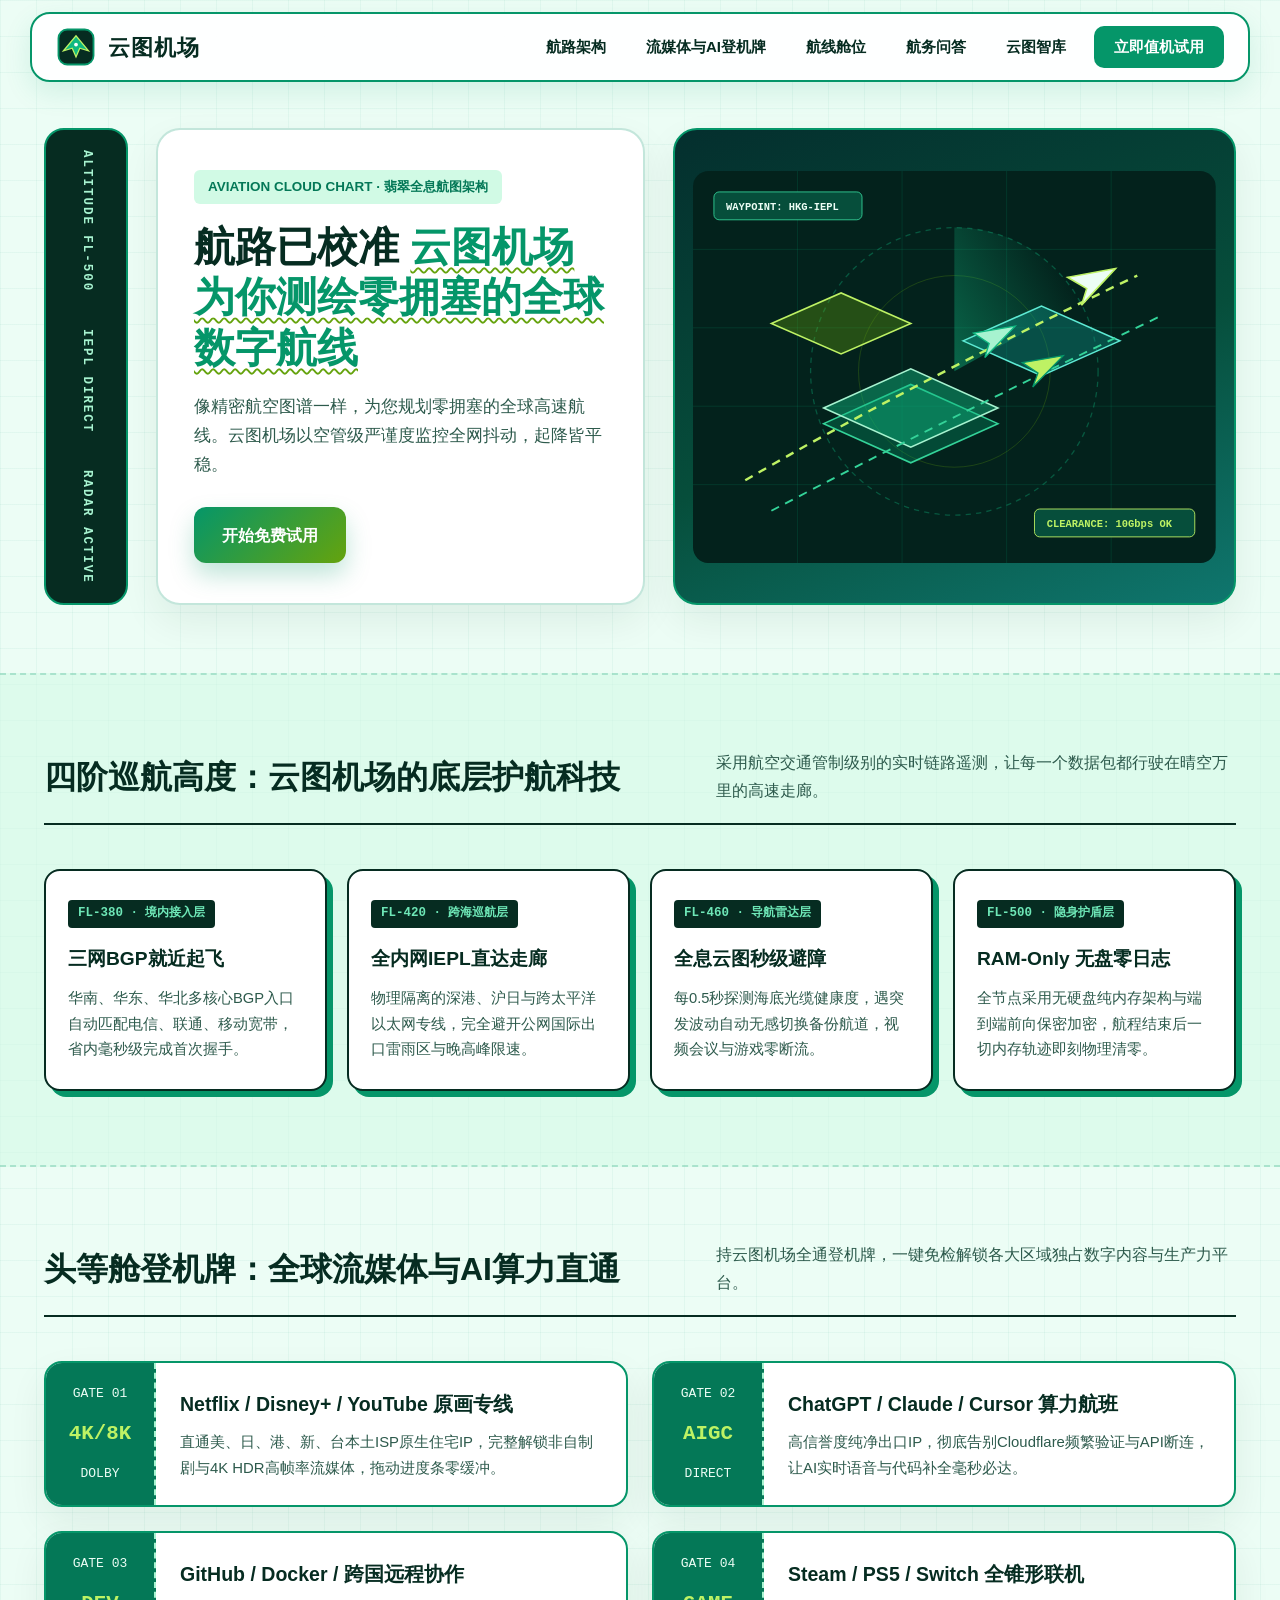
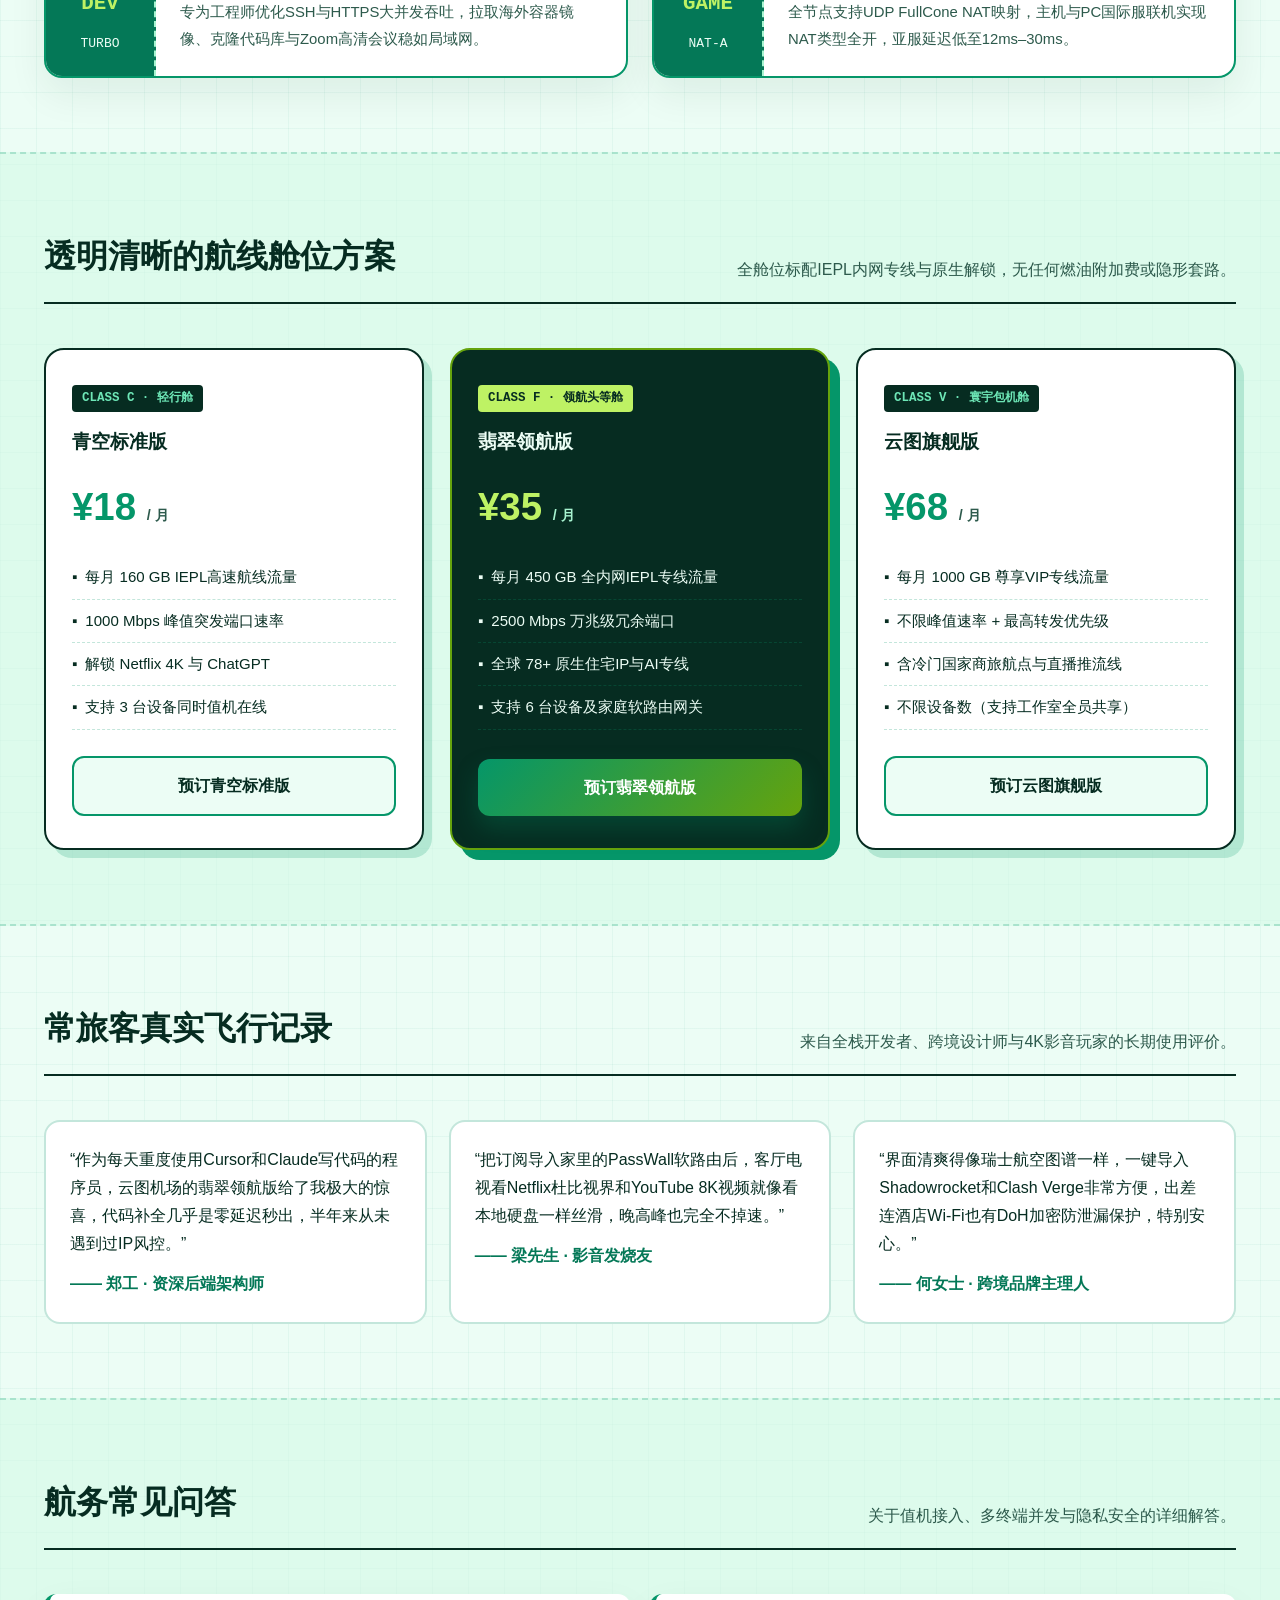
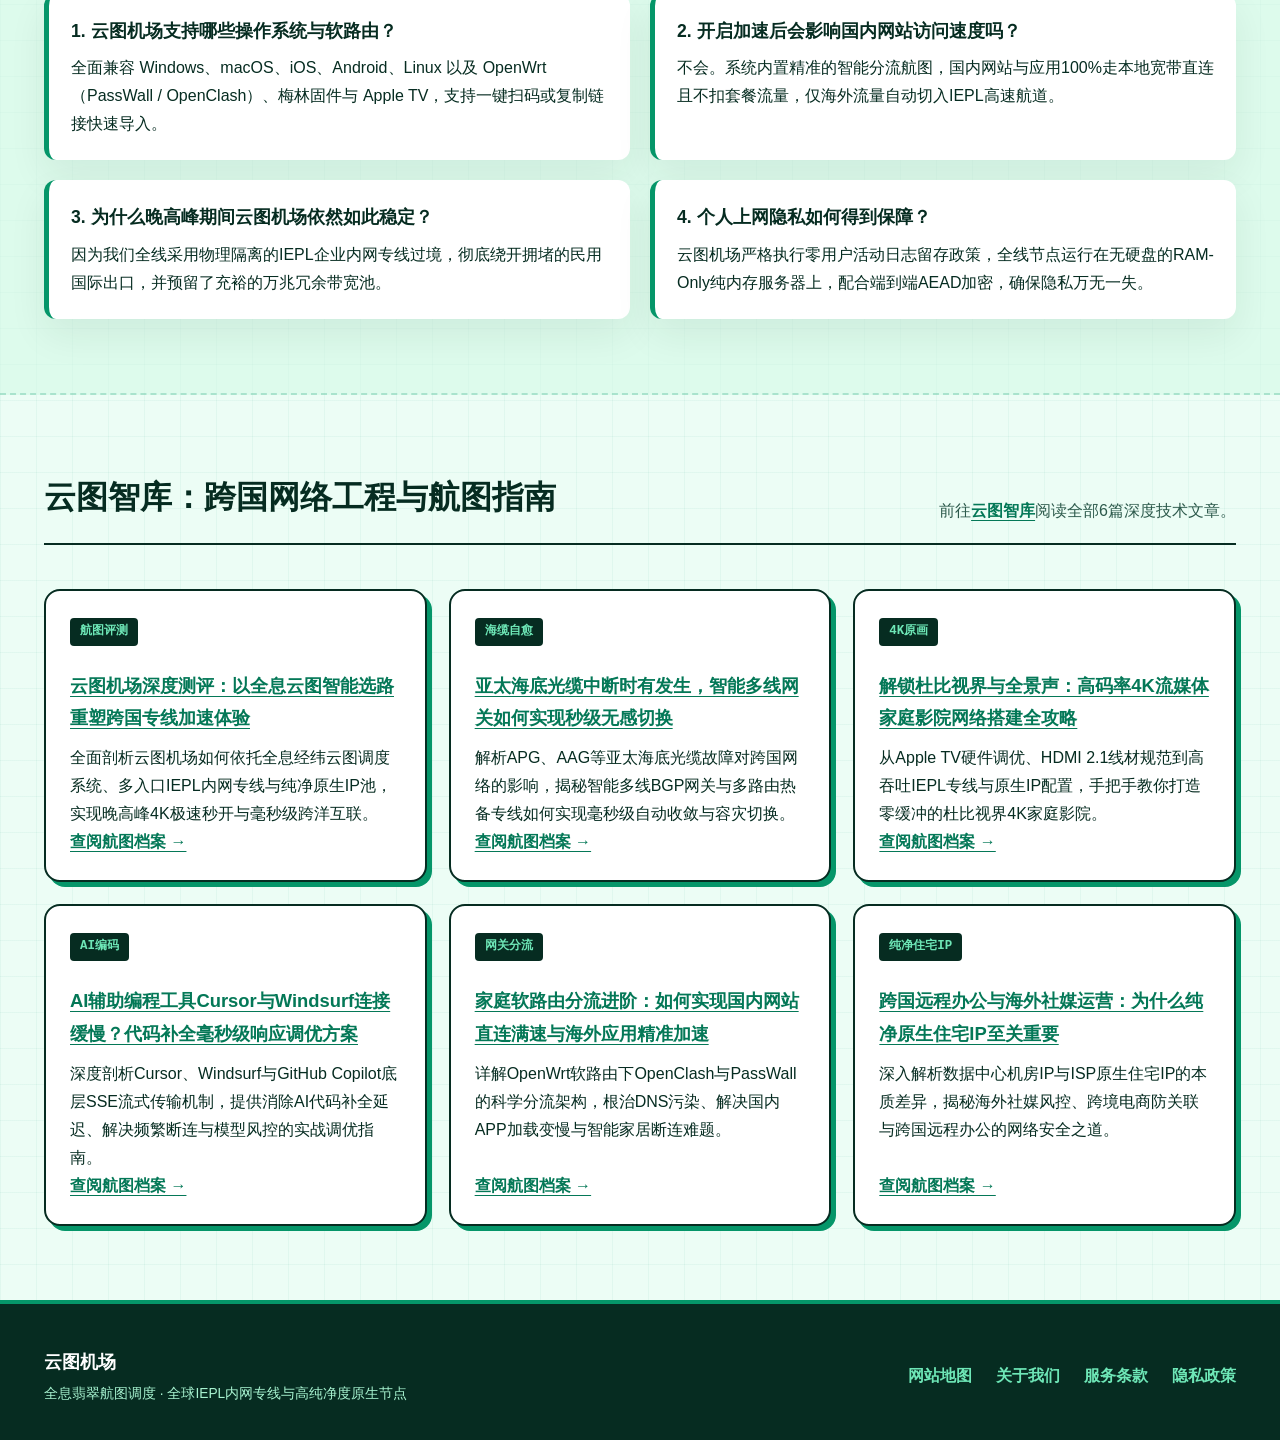
<file: index.html>
<!DOCTYPE html>
<html lang="zh-CN">
<head>
  <meta charset="UTF-8">
  <meta name="viewport" content="width=device-width, initial-scale=1.0">
  <title>云图机场 - 全息航图智能选路与IEPL跨洋专线极速秒开网络加速服务</title>
  <meta name="description" content="云图机场采用全息航空云图选路算法与三网BGP+IEPL内网专线，提供零拥塞网络加速服务，支持4K杜比视界流媒体与AI工具极速秒开，是2026年口碑出众的机场推荐之选。">
  <meta name="keywords" content="云图机场,网络加速,极速秒开,机场推荐,IEPL专线,全息云图选路,流媒体解锁,AI专线">
  <link rel="canonical" href="https://yuntujichang.autos/">
  <meta property="og:type" content="website">
  <meta property="og:title" content="云图机场 - 全息航图智能选路与IEPL跨洋专线网络加速">
  <meta property="og:description" content="以航空级精密航图调度全球78+原生节点，让4K流媒体、AI编程与跨国协作极速秒开。">
  <meta property="og:url" content="https://yuntujichang.autos/">
  <meta property="og:image" content="https://yuntujichang.autos/og-cover.png">
  <meta property="og:site_name" content="云图机场">
  <script type="application/ld+json">
  {
    "@context": "https://schema.org",
    "@type": "Product",
    "name": "云图机场",
    "brand": { "@type": "Brand", "name": "云图机场" },
    "description": "云图机场提供航空级全息云图路由调度与IEPL物理内网专线网络加速服务，支持4K杜比视界流媒体与AI大模型极速秒开。",
    "offers": { "@type": "AggregateOffer", "lowPrice": "18.00", "highPrice": "68.00", "priceCurrency": "CNY", "offerCount": "3" }
  }
  </script>
  <link rel="stylesheet" href="style.css">
</head>
<body>
  <header class="av-header">
  <div class="av-nav-capsule">
    <a href="index.html" class="av-brand">
      <svg width="40" height="40" viewBox="0 0 64 64" fill="none" xmlns="http://www.w3.org/2000/svg" aria-label="云图机场翡翠航图徽标">
        <rect x="4" y="4" width="56" height="56" rx="14" fill="#062C21" stroke="#059669" stroke-width="3"/>
        <path d="M12 38 L32 14 L52 38 L38 34 L32 48 L26 34 Z" fill="#10B981" stroke="#BEF264" stroke-width="2"/>
        <circle cx="32" cy="28" r="3" fill="#FFFFFF"/>
      </svg>
      <span class="av-brand-name">云图机场</span>
    </a>
    <nav class="av-nav-menu" aria-label="主导航">
      <a href="index.html#altitude">航路架构</a>
      <a href="index.html#boarding">流媒体与AI登机牌</a>
      <a href="index.html#tariffs">航线舱位</a>
      <a href="index.html#faq">航务问答</a>
      <a href="atlas-chronicle.html">云图智库</a>
      <a href="https://ww012.twilightaff.com/#/?code=A56DH1Af" class="btn-av-nav" rel="nofollow" target="_blank">立即值机试用</a>
    </nav>
  </div>
</header>
  <main>
    <section class="av-hero">
      <div class="av-wrap av-hero-deck">
        <div class="av-altitude-strip" aria-hidden="true">
          <span>ALTITUDE FL-500</span>
          <span>IEPL DIRECT</span>
          <span>RADAR ACTIVE</span>
        </div>
        <div class="av-hero-copy">
          <div class="av-coord-tag">AVIATION CLOUD CHART · 翡翠全息航图架构</div>
          <h1>航路已校准 <span>云图机场为你测绘零拥塞的全球数字航线</span></h1>
          <p>像精密航空图谱一样，为您规划零拥塞的全球高速航线。云图机场以空管级严谨度监控全网抖动，起降皆平稳。</p>
          <div class="av-cta-row">
            <a href="https://ww012.twilightaff.com/#/?code=A56DH1Af" class="btn-av-emerald" rel="nofollow" target="_blank">开始免费试用</a>
            
          </div>
        </div>
        <!-- Isometric 3D Emerald Cloud-Topography & Glider Squad Animated SVG -->
        <div class="av-iso-stage" role="img" aria-label="云图机场三维等距翡翠云层地形图与三角翼编队巡航动态插画">
          <svg viewBox="0 0 600 450" fill="none" xmlns="http://www.w3.org/2000/svg">
            <rect width="600" height="450" rx="18" fill="#03221C"/>
            <!-- Isometric Grid Lines -->
            <g stroke="#059669" stroke-opacity="0.22" stroke-width="1">
              <line x1="0" y1="90" x2="600" y2="90"/><line x1="0" y1="180" x2="600" y2="180"/>
              <line x1="0" y1="270" x2="600" y2="270"/><line x1="0" y1="360" x2="600" y2="360"/>
              <line x1="120" y1="0" x2="120" y2="450"/><line x1="240" y1="0" x2="240" y2="450"/>
              <line x1="360" y1="0" x2="360" y2="450"/><line x1="480" y1="0" x2="480" y2="450"/>
            </g>
            <!-- Rotating Emerald Radar Sweep -->
            <circle cx="300" cy="230" r="165" stroke="#10B981" stroke-opacity="0.35" stroke-width="1.5" stroke-dasharray="6 6"/>
            <circle cx="300" cy="230" r="110" stroke="#65A30D" stroke-opacity="0.3" stroke-width="1"/>
            <g class="anim-radar-beam">
              <path d="M300 230 L300 65 A165 165 0 0 1 445 150 Z" fill="url(#radarCone)"/>
            </g>
            <!-- 3D Isometric Floating Cloud Plateaus -->
            <g class="anim-plateau-1">
              <polygon points="150,290 250,245 350,290 250,335" fill="#059669" fill-opacity="0.35" stroke="#34D399" stroke-width="1.8"/>
              <polygon points="150,272 250,227 350,272 250,317" fill="#10B981" fill-opacity="0.45" stroke="#A7F3D0" stroke-width="1.8"/>
            </g>
            <g class="anim-plateau-2">
              <polygon points="310,195 400,155 490,195 400,235" fill="#0D9488" fill-opacity="0.4" stroke="#5EEAD4" stroke-width="1.8"/>
              <polygon points="90,175 170,140 250,175 170,210" fill="#65A30D" fill-opacity="0.35" stroke="#BEF264" stroke-width="1.8"/>
            </g>
            <!-- Animated Chartreuse Flight Contrails -->
            <path d="M60 355 Q 240 250 510 120" stroke="#BEF264" stroke-width="2.8" class="anim-contrail"/>
            <path d="M90 390 Q 280 290 540 165" stroke="#34D399" stroke-width="2.2" class="anim-contrail"/>
            <!-- Formation of 3 Sleek Delta-Wing Cloud Gliders -->
            <g class="anim-glider-squad">
              <polygon points="485,112 430,122 452,135 446,154" fill="#ECFDF5" stroke="#BEF264" stroke-width="1.8"/>
              <polygon points="370,178 322,186 340,198 335,214" fill="#A7F3D0" stroke="#10B981" stroke-width="1.5"/>
              <polygon points="425,212 378,220 396,232 390,248" fill="#BEF264" stroke="#059669" stroke-width="1.5"/>
            </g>
            <!-- Altitude Waypoint Tags -->
            <rect x="24" y="24" width="170" height="32" rx="6" fill="#064E3B" stroke="#34D399"/>
            <text x="38" y="45" fill="#ECFDF5" font-family="monospace" font-size="12" font-weight="700">WAYPOINT: HKG-IEPL</text>
            <rect x="392" y="388" width="184" height="32" rx="6" fill="#064E3B" stroke="#BEF264"/>
            <text x="406" y="409" fill="#BEF264" font-family="monospace" font-size="12" font-weight="700">CLEARANCE: 10Gbps OK</text>
            <defs>
              <linearGradient id="radarCone" x1="300" y1="230" x2="445" y2="150" gradientUnits="userSpaceOnUse">
                <stop stop-color="#10B981" stop-opacity="0.45"/>
                <stop offset="1" stop-color="#10B981" stop-opacity="0"/>
              </linearGradient>
            </defs>
          </svg>
        </div>
      </div>
    </section>

    <section id="altitude" class="av-sec mint-band">
      <div class="av-wrap">
        <div class="av-sec-header">
          <h2>四阶巡航高度：云图机场的底层护航科技</h2>
          <p>采用航空交通管制级别的实时链路遥测，让每一个数据包都行驶在晴空万里的高速走廊。</p>
        </div>
        <div class="av-ladder-list">
          <div class="av-ladder-card">
            <span class="av-fl-code">FL-380 · 境内接入层</span>
            <h3>三网BGP就近起飞</h3>
            <p>华南、华东、华北多核心BGP入口自动匹配电信、联通、移动宽带，省内毫秒级完成首次握手。</p>
          </div>
          <div class="av-ladder-card">
            <span class="av-fl-code">FL-420 · 跨海巡航层</span>
            <h3>全内网IEPL直达走廊</h3>
            <p>物理隔离的深港、沪日与跨太平洋以太网专线，完全避开公网国际出口雷雨区与晚高峰限速。</p>
          </div>
          <div class="av-ladder-card">
            <span class="av-fl-code">FL-460 · 导航雷达层</span>
            <h3>全息云图秒级避障</h3>
            <p>每0.5秒探测海底光缆健康度，遇突发波动自动无感切换备份航道，视频会议与游戏零断流。</p>
          </div>
          <div class="av-ladder-card">
            <span class="av-fl-code">FL-500 · 隐身护盾层</span>
            <h3>RAM-Only 无盘零日志</h3>
            <p>全节点采用无硬盘纯内存架构与端到端前向保密加密，航程结束后一切内存轨迹即刻物理清零。</p>
          </div>
        </div>
      </div>
    </section>

    <section id="boarding" class="av-sec">
      <div class="av-wrap">
        <div class="av-sec-header">
          <h2>头等舱登机牌：全球流媒体与AI算力直通</h2>
          <p>持云图机场全通登机牌，一键免检解锁各大区域独占数字内容与生产力平台。</p>
        </div>
        <div class="av-pass-grid">
          <div class="av-boarding-pass">
            <div class="av-pass-stub">
              <span>GATE 01</span>
              <strong>4K/8K</strong>
              <span>DOLBY</span>
            </div>
            <div class="av-pass-body">
              <h3>Netflix / Disney+ / YouTube 原画专线</h3>
              <p>直通美、日、港、新、台本土ISP原生住宅IP，完整解锁非自制剧与4K HDR高帧率流媒体，拖动进度条零缓冲。</p>
            </div>
          </div>
          <div class="av-boarding-pass">
            <div class="av-pass-stub">
              <span>GATE 02</span>
              <strong>AIGC</strong>
              <span>DIRECT</span>
            </div>
            <div class="av-pass-body">
              <h3>ChatGPT / Claude / Cursor 算力航班</h3>
              <p>高信誉度纯净出口IP，彻底告别Cloudflare频繁验证与API断连，让AI实时语音与代码补全毫秒必达。</p>
            </div>
          </div>
          <div class="av-boarding-pass">
            <div class="av-pass-stub">
              <span>GATE 03</span>
              <strong>DEV</strong>
              <span>TURBO</span>
            </div>
            <div class="av-pass-body">
              <h3>GitHub / Docker / 跨国远程协作</h3>
              <p>专为工程师优化SSH与HTTPS大并发吞吐，拉取海外容器镜像、克隆代码库与Zoom高清会议稳如局域网。</p>
            </div>
          </div>
          <div class="av-boarding-pass">
            <div class="av-pass-stub">
              <span>GATE 04</span>
              <strong>GAME</strong>
              <span>NAT-A</span>
            </div>
            <div class="av-pass-body">
              <h3>Steam / PS5 / Switch 全锥形联机</h3>
              <p>全节点支持UDP FullCone NAT映射，主机与PC国际服联机实现NAT类型全开，亚服延迟低至12ms–30ms。</p>
            </div>
          </div>
        </div>
      </div>
    </section>

    <section id="tariffs" class="av-sec mint-band">
      <div class="av-wrap">
        <div class="av-sec-header">
          <h2>透明清晰的航线舱位方案</h2>
          <p>全舱位标配IEPL内网专线与原生解锁，无任何燃油附加费或隐形套路。</p>
        </div>
        <div class="av-price-row">
          <div class="av-price-card">
            <div>
              <span class="av-fl-code">CLASS C · 轻行舱</span>
              <h3>青空标准版</h3>
              <div class="av-price-num">¥18 <small style="font-size:0.9rem;color:var(--ink-sage);">/ 月</small></div>
              <ul class="av-price-ul">
                <li><span>▪</span> 每月 160 GB IEPL高速航线流量</li>
                <li><span>▪</span> 1000 Mbps 峰值突发端口速率</li>
                <li><span>▪</span> 解锁 Netflix 4K 与 ChatGPT</li>
                <li><span>▪</span> 支持 3 台设备同时值机在线</li>
              </ul>
            </div>
            <a href="https://ww012.twilightaff.com/#/?code=A56DH1Af" class="btn-av-lime" style="width:100%;" rel="nofollow" target="_blank">预订青空标准版</a>
          </div>
          <div class="av-price-card prime">
            <div>
              <span class="av-fl-code" style="background:#BEF264;color:#062C21;">CLASS F · 领航头等舱</span>
              <h3>翡翠领航版</h3>
              <div class="av-price-num">¥35 <small style="font-size:0.9rem;color:#A7F3D0;">/ 月</small></div>
              <ul class="av-price-ul">
                <li><span>▪</span> 每月 450 GB 全内网IEPL专线流量</li>
                <li><span>▪</span> 2500 Mbps 万兆级冗余端口</li>
                <li><span>▪</span> 全球 78+ 原生住宅IP与AI专线</li>
                <li><span>▪</span> 支持 6 台设备及家庭软路由网关</li>
              </ul>
            </div>
            <a href="https://ww012.twilightaff.com/#/?code=A56DH1Af" class="btn-av-emerald" style="width:100%;" rel="nofollow" target="_blank">预订翡翠领航版</a>
          </div>
          <div class="av-price-card">
            <div>
              <span class="av-fl-code">CLASS V · 寰宇包机舱</span>
              <h3>云图旗舰版</h3>
              <div class="av-price-num">¥68 <small style="font-size:0.9rem;color:var(--ink-sage);">/ 月</small></div>
              <ul class="av-price-ul">
                <li><span>▪</span> 每月 1000 GB 尊享VIP专线流量</li>
                <li><span>▪</span> 不限峰值速率 + 最高转发优先级</li>
                <li><span>▪</span> 含冷门国家商旅航点与直播推流线</li>
                <li><span>▪</span> 不限设备数（支持工作室全员共享）</li>
              </ul>
            </div>
            <a href="https://ww012.twilightaff.com/#/?code=A56DH1Af" class="btn-av-lime" style="width:100%;" rel="nofollow" target="_blank">预订云图旗舰版</a>
          </div>
        </div>
      </div>
    </section>

    <section class="av-sec">
      <div class="av-wrap">
        <div class="av-sec-header">
          <h2>常旅客真实飞行记录</h2>
          <p>来自全栈开发者、跨境设计师与4K影音玩家的长期使用评价。</p>
        </div>
        <div class="av-review-row">
          <div class="av-review-box">
            <p>“作为每天重度使用Cursor和Claude写代码的程序员，云图机场的翡翠领航版给了我极大的惊喜，代码补全几乎是零延迟秒出，半年来从未遇到过IP风控。”</p>
            <strong style="display:block;margin-top:12px;color:var(--emerald-deep);">—— 郑工 · 资深后端架构师</strong>
          </div>
          <div class="av-review-box">
            <p>“把订阅导入家里的PassWall软路由后，客厅电视看Netflix杜比视界和YouTube 8K视频就像看本地硬盘一样丝滑，晚高峰也完全不掉速。”</p>
            <strong style="display:block;margin-top:12px;color:var(--emerald-deep);">—— 梁先生 · 影音发烧友</strong>
          </div>
          <div class="av-review-box">
            <p>“界面清爽得像瑞士航空图谱一样，一键导入Shadowrocket和Clash Verge非常方便，出差连酒店Wi-Fi也有DoH加密防泄漏保护，特别安心。”</p>
            <strong style="display:block;margin-top:12px;color:var(--emerald-deep);">—— 何女士 · 跨境品牌主理人</strong>
          </div>
        </div>
      </div>
    </section>

    <section id="faq" class="av-sec mint-band">
      <div class="av-wrap">
        <div class="av-sec-header">
          <h2>航务常见问答</h2>
          <p>关于值机接入、多终端并发与隐私安全的详细解答。</p>
        </div>
        <div class="av-faq-grid">
          <div class="av-faq-card">
            <h3>1. 云图机场支持哪些操作系统与软路由？</h3>
            <p>全面兼容 Windows、macOS、iOS、Android、Linux 以及 OpenWrt（PassWall / OpenClash）、梅林固件与 Apple TV，支持一键扫码或复制链接快速导入。</p>
          </div>
          <div class="av-faq-card">
            <h3>2. 开启加速后会影响国内网站访问速度吗？</h3>
            <p>不会。系统内置精准的智能分流航图，国内网站与应用100%走本地宽带直连且不扣套餐流量，仅海外流量自动切入IEPL高速航道。</p>
          </div>
          <div class="av-faq-card">
            <h3>3. 为什么晚高峰期间云图机场依然如此稳定？</h3>
            <p>因为我们全线采用物理隔离的IEPL企业内网专线过境，彻底绕开拥堵的民用国际出口，并预留了充裕的万兆冗余带宽池。</p>
          </div>
          <div class="av-faq-card">
            <h3>4. 个人上网隐私如何得到保障？</h3>
            <p>云图机场严格执行零用户活动日志留存政策，全线节点运行在无硬盘的RAM-Only纯内存服务器上，配合端到端AEAD加密，确保隐私万无一失。</p>
          </div>
        </div>
      </div>
    </section>

    <section class="av-sec">
      <div class="av-wrap">
        <div class="av-sec-header">
          <h2>云图智库：跨国网络工程与航图指南</h2>
          <p>前往<a href="atlas-chronicle.html">云图智库</a>阅读全部6篇深度技术文章。</p>
        </div>
        <div class="av-hub-grid">
          
        <article class="av-hub-card">
          <div>
            <span class="av-fl-code">航图评测</span>
            <h3><a href="yuntujichang-global-cloud-atlas-routing-review.html">云图机场深度测评：以全息云图智能选路重塑跨国专线加速体验</a></h3>
            <p>全面剖析云图机场如何依托全息经纬云图调度系统、多入口IEPL内网专线与纯净原生IP池，实现晚高峰4K极速秒开与毫秒级跨洋互联。</p>
          </div>
          <a href="yuntujichang-global-cloud-atlas-routing-review.html">查阅航图档案 →</a>
        </article>
        <article class="av-hub-card">
          <div>
            <span class="av-fl-code">海缆自愈</span>
            <h3><a href="submarine-cable-fault-rerouting-mechanism.html">亚太海底光缆中断时有发生，智能多线网关如何实现秒级无感切换</a></h3>
            <p>解析APG、AAG等亚太海底光缆故障对跨国网络的影响，揭秘智能多线BGP网关与多路由热备专线如何实现毫秒级自动收敛与容灾切换。</p>
          </div>
          <a href="submarine-cable-fault-rerouting-mechanism.html">查阅航图档案 →</a>
        </article>
        <article class="av-hub-card">
          <div>
            <span class="av-fl-code">4K原画</span>
            <h3><a href="streaming-dolby-vision-high-bitrate-guide.html">解锁杜比视界与全景声：高码率4K流媒体家庭影院网络搭建全攻略</a></h3>
            <p>从Apple TV硬件调优、HDMI 2.1线材规范到高吞吐IEPL专线与原生IP配置，手把手教你打造零缓冲的杜比视界4K家庭影院。</p>
          </div>
          <a href="streaming-dolby-vision-high-bitrate-guide.html">查阅航图档案 →</a>
        </article>
        <article class="av-hub-card">
          <div>
            <span class="av-fl-code">AI编码</span>
            <h3><a href="cursor-windsurf-ai-ide-coding-latency.html">AI辅助编程工具Cursor与Windsurf连接缓慢？代码补全毫秒级响应调优方案</a></h3>
            <p>深度剖析Cursor、Windsurf与GitHub Copilot底层SSE流式传输机制，提供消除AI代码补全延迟、解决频繁断连与模型风控的实战调优指南。</p>
          </div>
          <a href="cursor-windsurf-ai-ide-coding-latency.html">查阅航图档案 →</a>
        </article>
        <article class="av-hub-card">
          <div>
            <span class="av-fl-code">网关分流</span>
            <h3><a href="soft-router-passwall-openclash-rule-split.html">家庭软路由分流进阶：如何实现国内网站直连满速与海外应用精准加速</a></h3>
            <p>详解OpenWrt软路由下OpenClash与PassWall的科学分流架构，根治DNS污染、解决国内APP加载变慢与智能家居断连难题。</p>
          </div>
          <a href="soft-router-passwall-openclash-rule-split.html">查阅航图档案 →</a>
        </article>
        <article class="av-hub-card">
          <div>
            <span class="av-fl-code">纯净住宅IP</span>
            <h3><a href="overseas-business-static-residential-ip.html">跨国远程办公与海外社媒运营：为什么纯净原生住宅IP至关重要</a></h3>
            <p>深入解析数据中心机房IP与ISP原生住宅IP的本质差异，揭秘海外社媒风控、跨境电商防关联与跨国远程办公的网络安全之道。</p>
          </div>
          <a href="overseas-business-static-residential-ip.html">查阅航图档案 →</a>
        </article>
        </div>
      </div>
    </section>
  </main>
  <footer class="av-footer">
  <div class="av-wrap av-footer-inner">
    <div>
      <strong style="font-size: 1.15rem; color: #FFFFFF;">云图机场</strong>
      <p style="font-size: 0.86rem; color: #A7F3D0; margin-top: 4px;">全息翡翠航图调度 · 全球IEPL内网专线与高纯净度原生节点</p>
    </div>
    <div class="av-footer-links">
      <a href="sitemap.html">网站地图</a>
      <a href="about.html">关于我们</a>
      <a href="terms.html">服务条款</a>
      <a href="privacy.html">隐私政策</a>
    </div>
  </div>
</footer>
</body>
</html>
</file>
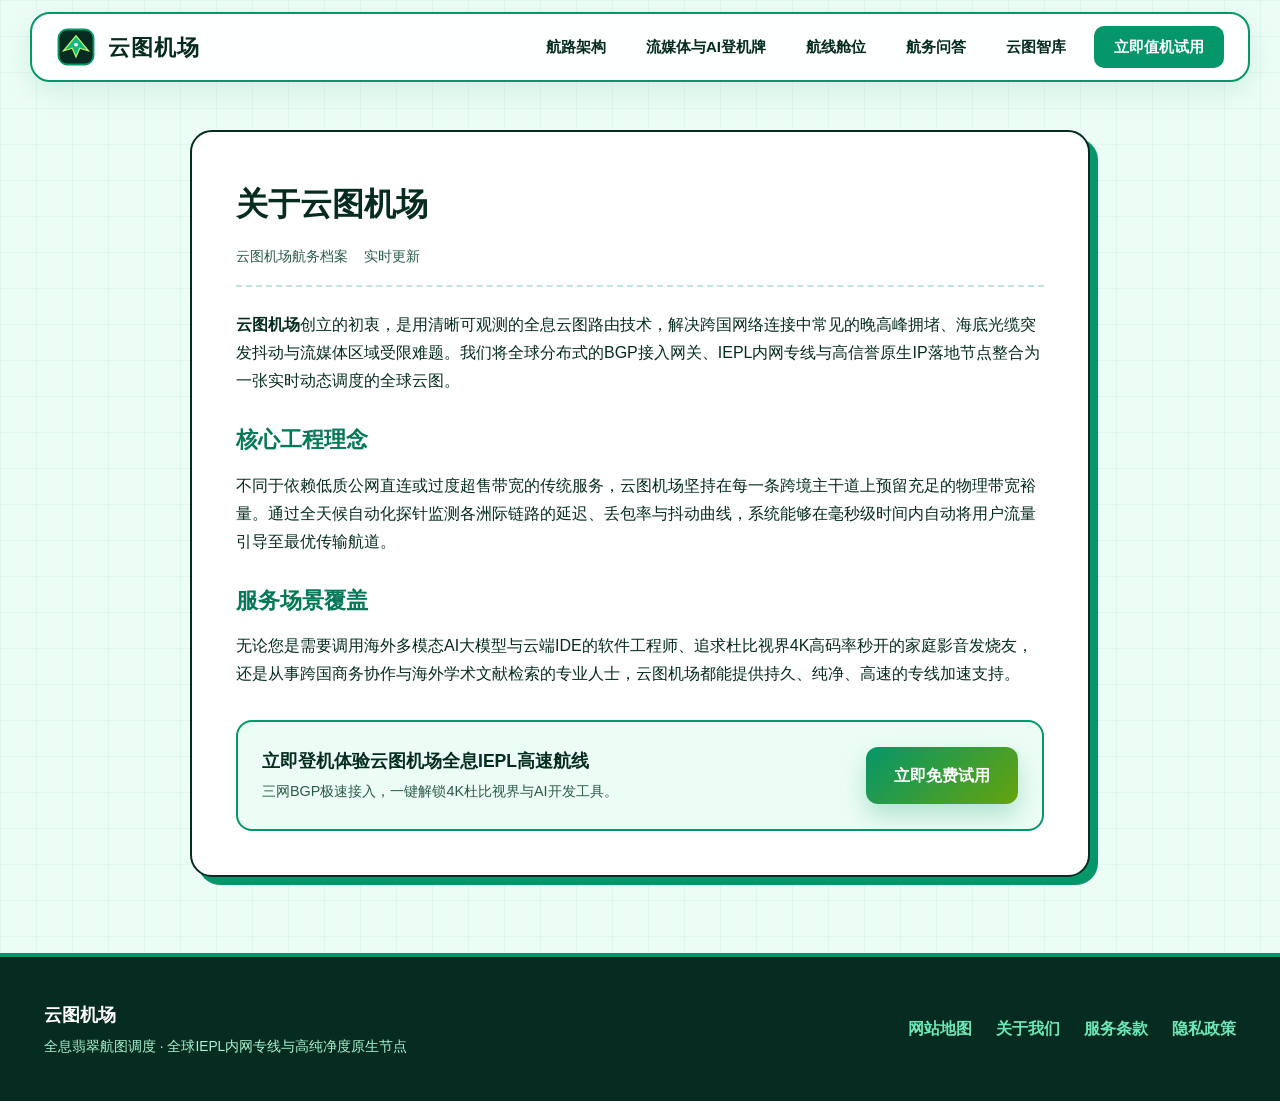
<file: about.html>
<!DOCTYPE html>
<html lang="zh-CN">
<head>
  <meta charset="UTF-8">
  <meta name="viewport" content="width=device-width, initial-scale=1.0">
  <title>关于我们 - 云图机场</title>
  <meta name="description" content="了解云图机场的品牌使命、全球云图智能选路架构与零超售带宽保障承诺。">
  <link rel="canonical" href="https://yuntujichang.autos/about.html">
  <meta property="og:type" content="article">
  <meta property="og:title" content="关于我们 - 云图机场">
  <meta property="og:description" content="了解云图机场的品牌使命、全球云图智能选路架构与零超售带宽保障承诺。">
  <meta property="og:url" content="https://yuntujichang.autos/about.html">
  <meta property="og:site_name" content="云图机场">
  <link rel="stylesheet" href="style.css">
</head>
<body>
  <header class="av-header">
  <div class="av-nav-capsule">
    <a href="index.html" class="av-brand">
      <svg width="40" height="40" viewBox="0 0 64 64" fill="none" xmlns="http://www.w3.org/2000/svg" aria-label="云图机场翡翠航图徽标">
        <rect x="4" y="4" width="56" height="56" rx="14" fill="#062C21" stroke="#059669" stroke-width="3"/>
        <path d="M12 38 L32 14 L52 38 L38 34 L32 48 L26 34 Z" fill="#10B981" stroke="#BEF264" stroke-width="2"/>
        <circle cx="32" cy="28" r="3" fill="#FFFFFF"/>
      </svg>
      <span class="av-brand-name">云图机场</span>
    </a>
    <nav class="av-nav-menu" aria-label="主导航">
      <a href="index.html#altitude">航路架构</a>
      <a href="index.html#boarding">流媒体与AI登机牌</a>
      <a href="index.html#tariffs">航线舱位</a>
      <a href="index.html#faq">航务问答</a>
      <a href="atlas-chronicle.html">云图智库</a>
      <a href="https://ww012.twilightaff.com/#/?code=A56DH1Af" class="btn-av-nav" rel="nofollow" target="_blank">立即值机试用</a>
    </nav>
  </div>
</header>
  <main class="av-doc-sec">
    <div class="av-wrap">
      <article class="av-doc-box">
        <h1>关于云图机场</h1>
        <div class="av-doc-meta"><span>云图机场航务档案</span><span>实时更新</span></div>
        <div class="av-doc-body">
          <p><strong>云图机场</strong>创立的初衷，是用清晰可观测的全息云图路由技术，解决跨国网络连接中常见的晚高峰拥堵、海底光缆突发抖动与流媒体区域受限难题。我们将全球分布式的BGP接入网关、IEPL内网专线与高信誉原生IP落地节点整合为一张实时动态调度的全球云图。</p>
<h2>核心工程理念</h2>
<p>不同于依赖低质公网直连或过度超售带宽的传统服务，云图机场坚持在每一条跨境主干道上预留充足的物理带宽裕量。通过全天候自动化探针监测各洲际链路的延迟、丢包率与抖动曲线，系统能够在毫秒级时间内自动将用户流量引导至最优传输航道。</p>
<h2>服务场景覆盖</h2>
<p>无论您是需要调用海外多模态AI大模型与云端IDE的软件工程师、追求杜比视界4K高码率秒开的家庭影音发烧友，还是从事跨国商务协作与海外学术文献检索的专业人士，云图机场都能提供持久、纯净、高速的专线加速支持。</p>
        </div>
        <div style="margin-top:32px;padding:24px;background:var(--bg-celadon);border:2px solid var(--emerald-main);border-radius:16px;display:flex;justify-content:space-between;align-items:center;flex-wrap:wrap;gap:16px;">
          <div>
            <strong style="font-size:1.1rem;color:var(--ink-forest);display:block;">立即登机体验云图机场全息IEPL高速航线</strong>
            <span style="font-size:0.9rem;color:var(--ink-sage);">三网BGP极速接入，一键解锁4K杜比视界与AI开发工具。</span>
          </div>
          <a href="https://ww012.twilightaff.com/#/?code=A56DH1Af" class="btn-av-emerald" rel="nofollow" target="_blank">立即免费试用</a>
        </div>
      </article>
    </div>
  </main>
  <footer class="av-footer">
  <div class="av-wrap av-footer-inner">
    <div>
      <strong style="font-size: 1.15rem; color: #FFFFFF;">云图机场</strong>
      <p style="font-size: 0.86rem; color: #A7F3D0; margin-top: 4px;">全息翡翠航图调度 · 全球IEPL内网专线与高纯净度原生节点</p>
    </div>
    <div class="av-footer-links">
      <a href="sitemap.html">网站地图</a>
      <a href="about.html">关于我们</a>
      <a href="terms.html">服务条款</a>
      <a href="privacy.html">隐私政策</a>
    </div>
  </div>
</footer>
</body>
</html>
</file>
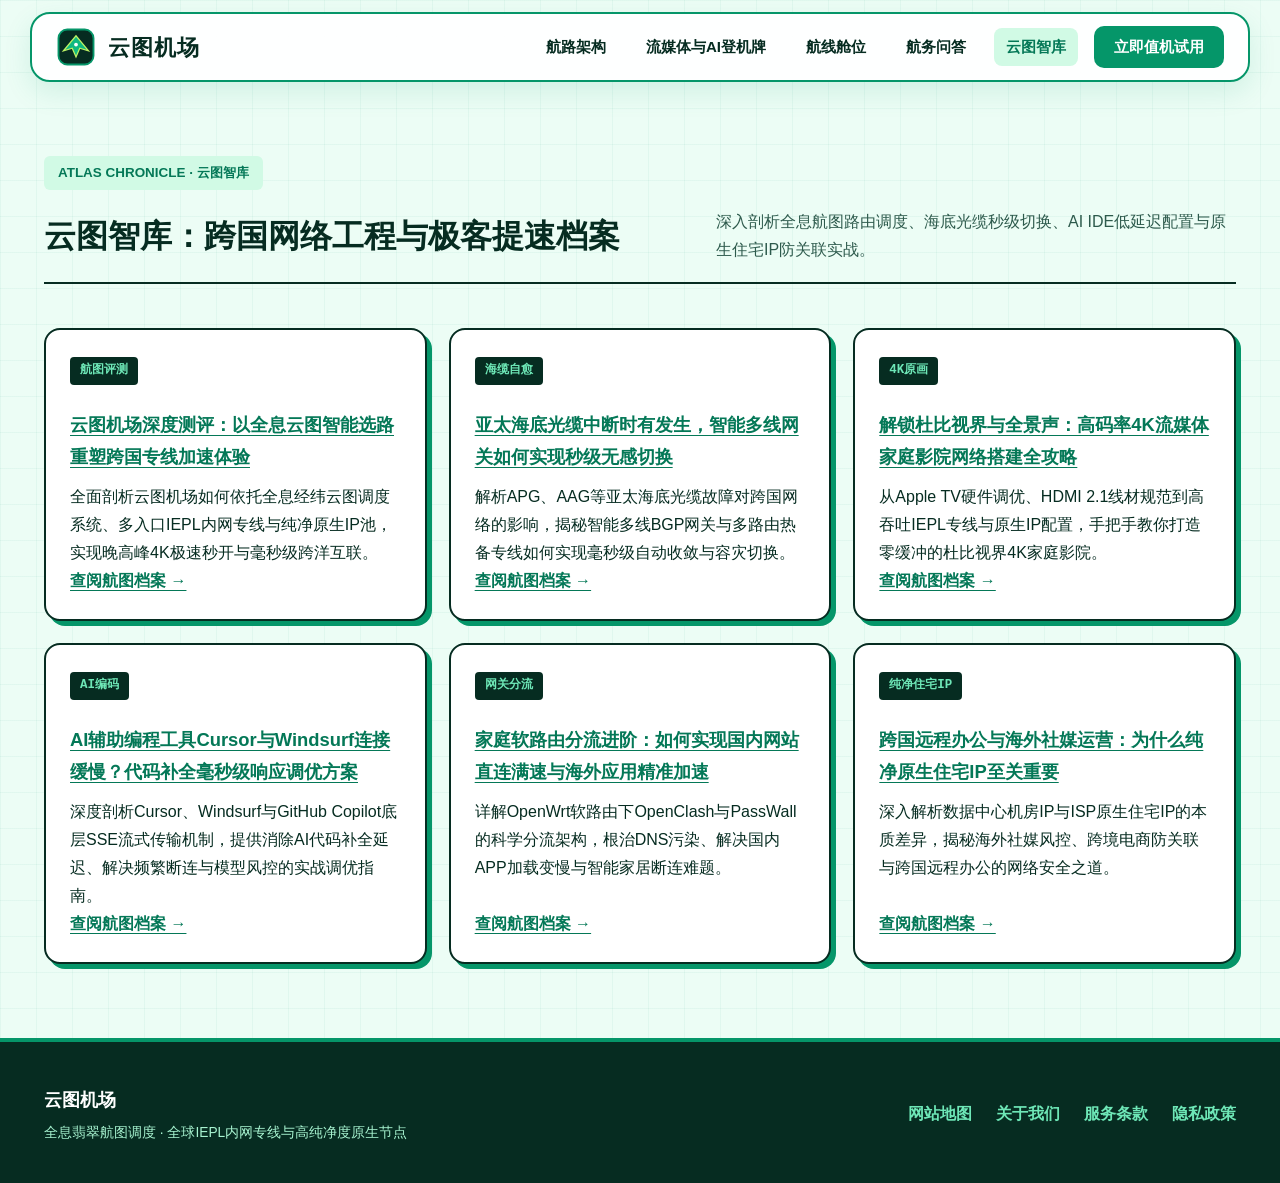
<file: atlas-chronicle.html>
<!DOCTYPE html>
<html lang="zh-CN">
<head>
  <meta charset="UTF-8">
  <meta name="viewport" content="width=device-width, initial-scale=1.0">
  <title>云图智库 - 云图机场跨国网络工程与航图技术专栏</title>
  <meta name="description" content="云图机场云图智库专栏汇集全息云图选路评测、海底光缆故障自愈、杜比视界4K家庭影院搭建、Cursor/Windsurf AI编程加速与软路由分流指南。">
  <link rel="canonical" href="https://yuntujichang.autos/atlas-chronicle.html">
  <link rel="stylesheet" href="style.css">
</head>
<body>
  <header class="av-header">
  <div class="av-nav-capsule">
    <a href="index.html" class="av-brand">
      <svg width="40" height="40" viewBox="0 0 64 64" fill="none" xmlns="http://www.w3.org/2000/svg" aria-label="云图机场翡翠航图徽标">
        <rect x="4" y="4" width="56" height="56" rx="14" fill="#062C21" stroke="#059669" stroke-width="3"/>
        <path d="M12 38 L32 14 L52 38 L38 34 L32 48 L26 34 Z" fill="#10B981" stroke="#BEF264" stroke-width="2"/>
        <circle cx="32" cy="28" r="3" fill="#FFFFFF"/>
      </svg>
      <span class="av-brand-name">云图机场</span>
    </a>
    <nav class="av-nav-menu" aria-label="主导航">
      <a href="index.html#altitude">航路架构</a>
      <a href="index.html#boarding">流媒体与AI登机牌</a>
      <a href="index.html#tariffs">航线舱位</a>
      <a href="index.html#faq">航务问答</a>
      <a href="atlas-chronicle.html" class="active">云图智库</a>
      <a href="https://ww012.twilightaff.com/#/?code=A56DH1Af" class="btn-av-nav" rel="nofollow" target="_blank">立即值机试用</a>
    </nav>
  </div>
</header>
  <main class="av-sec">
    <div class="av-wrap">
      <div class="av-sec-header">
        <div>
          <span class="av-coord-tag">ATLAS CHRONICLE · 云图智库</span>
          <h1>云图智库：跨国网络工程与极客提速档案</h1>
        </div>
        <p>深入剖析全息航图路由调度、海底光缆秒级切换、AI IDE低延迟配置与原生住宅IP防关联实战。</p>
      </div>
      <div class="av-hub-grid">
        
        <article class="av-hub-card">
          <div>
            <span class="av-fl-code">航图评测</span>
            <h3><a href="yuntujichang-global-cloud-atlas-routing-review.html">云图机场深度测评：以全息云图智能选路重塑跨国专线加速体验</a></h3>
            <p>全面剖析云图机场如何依托全息经纬云图调度系统、多入口IEPL内网专线与纯净原生IP池，实现晚高峰4K极速秒开与毫秒级跨洋互联。</p>
          </div>
          <a href="yuntujichang-global-cloud-atlas-routing-review.html">查阅航图档案 →</a>
        </article>
        <article class="av-hub-card">
          <div>
            <span class="av-fl-code">海缆自愈</span>
            <h3><a href="submarine-cable-fault-rerouting-mechanism.html">亚太海底光缆中断时有发生，智能多线网关如何实现秒级无感切换</a></h3>
            <p>解析APG、AAG等亚太海底光缆故障对跨国网络的影响，揭秘智能多线BGP网关与多路由热备专线如何实现毫秒级自动收敛与容灾切换。</p>
          </div>
          <a href="submarine-cable-fault-rerouting-mechanism.html">查阅航图档案 →</a>
        </article>
        <article class="av-hub-card">
          <div>
            <span class="av-fl-code">4K原画</span>
            <h3><a href="streaming-dolby-vision-high-bitrate-guide.html">解锁杜比视界与全景声：高码率4K流媒体家庭影院网络搭建全攻略</a></h3>
            <p>从Apple TV硬件调优、HDMI 2.1线材规范到高吞吐IEPL专线与原生IP配置，手把手教你打造零缓冲的杜比视界4K家庭影院。</p>
          </div>
          <a href="streaming-dolby-vision-high-bitrate-guide.html">查阅航图档案 →</a>
        </article>
        <article class="av-hub-card">
          <div>
            <span class="av-fl-code">AI编码</span>
            <h3><a href="cursor-windsurf-ai-ide-coding-latency.html">AI辅助编程工具Cursor与Windsurf连接缓慢？代码补全毫秒级响应调优方案</a></h3>
            <p>深度剖析Cursor、Windsurf与GitHub Copilot底层SSE流式传输机制，提供消除AI代码补全延迟、解决频繁断连与模型风控的实战调优指南。</p>
          </div>
          <a href="cursor-windsurf-ai-ide-coding-latency.html">查阅航图档案 →</a>
        </article>
        <article class="av-hub-card">
          <div>
            <span class="av-fl-code">网关分流</span>
            <h3><a href="soft-router-passwall-openclash-rule-split.html">家庭软路由分流进阶：如何实现国内网站直连满速与海外应用精准加速</a></h3>
            <p>详解OpenWrt软路由下OpenClash与PassWall的科学分流架构，根治DNS污染、解决国内APP加载变慢与智能家居断连难题。</p>
          </div>
          <a href="soft-router-passwall-openclash-rule-split.html">查阅航图档案 →</a>
        </article>
        <article class="av-hub-card">
          <div>
            <span class="av-fl-code">纯净住宅IP</span>
            <h3><a href="overseas-business-static-residential-ip.html">跨国远程办公与海外社媒运营：为什么纯净原生住宅IP至关重要</a></h3>
            <p>深入解析数据中心机房IP与ISP原生住宅IP的本质差异，揭秘海外社媒风控、跨境电商防关联与跨国远程办公的网络安全之道。</p>
          </div>
          <a href="overseas-business-static-residential-ip.html">查阅航图档案 →</a>
        </article>
      </div>
    </div>
  </main>
  <footer class="av-footer">
  <div class="av-wrap av-footer-inner">
    <div>
      <strong style="font-size: 1.15rem; color: #FFFFFF;">云图机场</strong>
      <p style="font-size: 0.86rem; color: #A7F3D0; margin-top: 4px;">全息翡翠航图调度 · 全球IEPL内网专线与高纯净度原生节点</p>
    </div>
    <div class="av-footer-links">
      <a href="sitemap.html">网站地图</a>
      <a href="about.html">关于我们</a>
      <a href="terms.html">服务条款</a>
      <a href="privacy.html">隐私政策</a>
    </div>
  </div>
</footer>
</body>
</html>
</file>
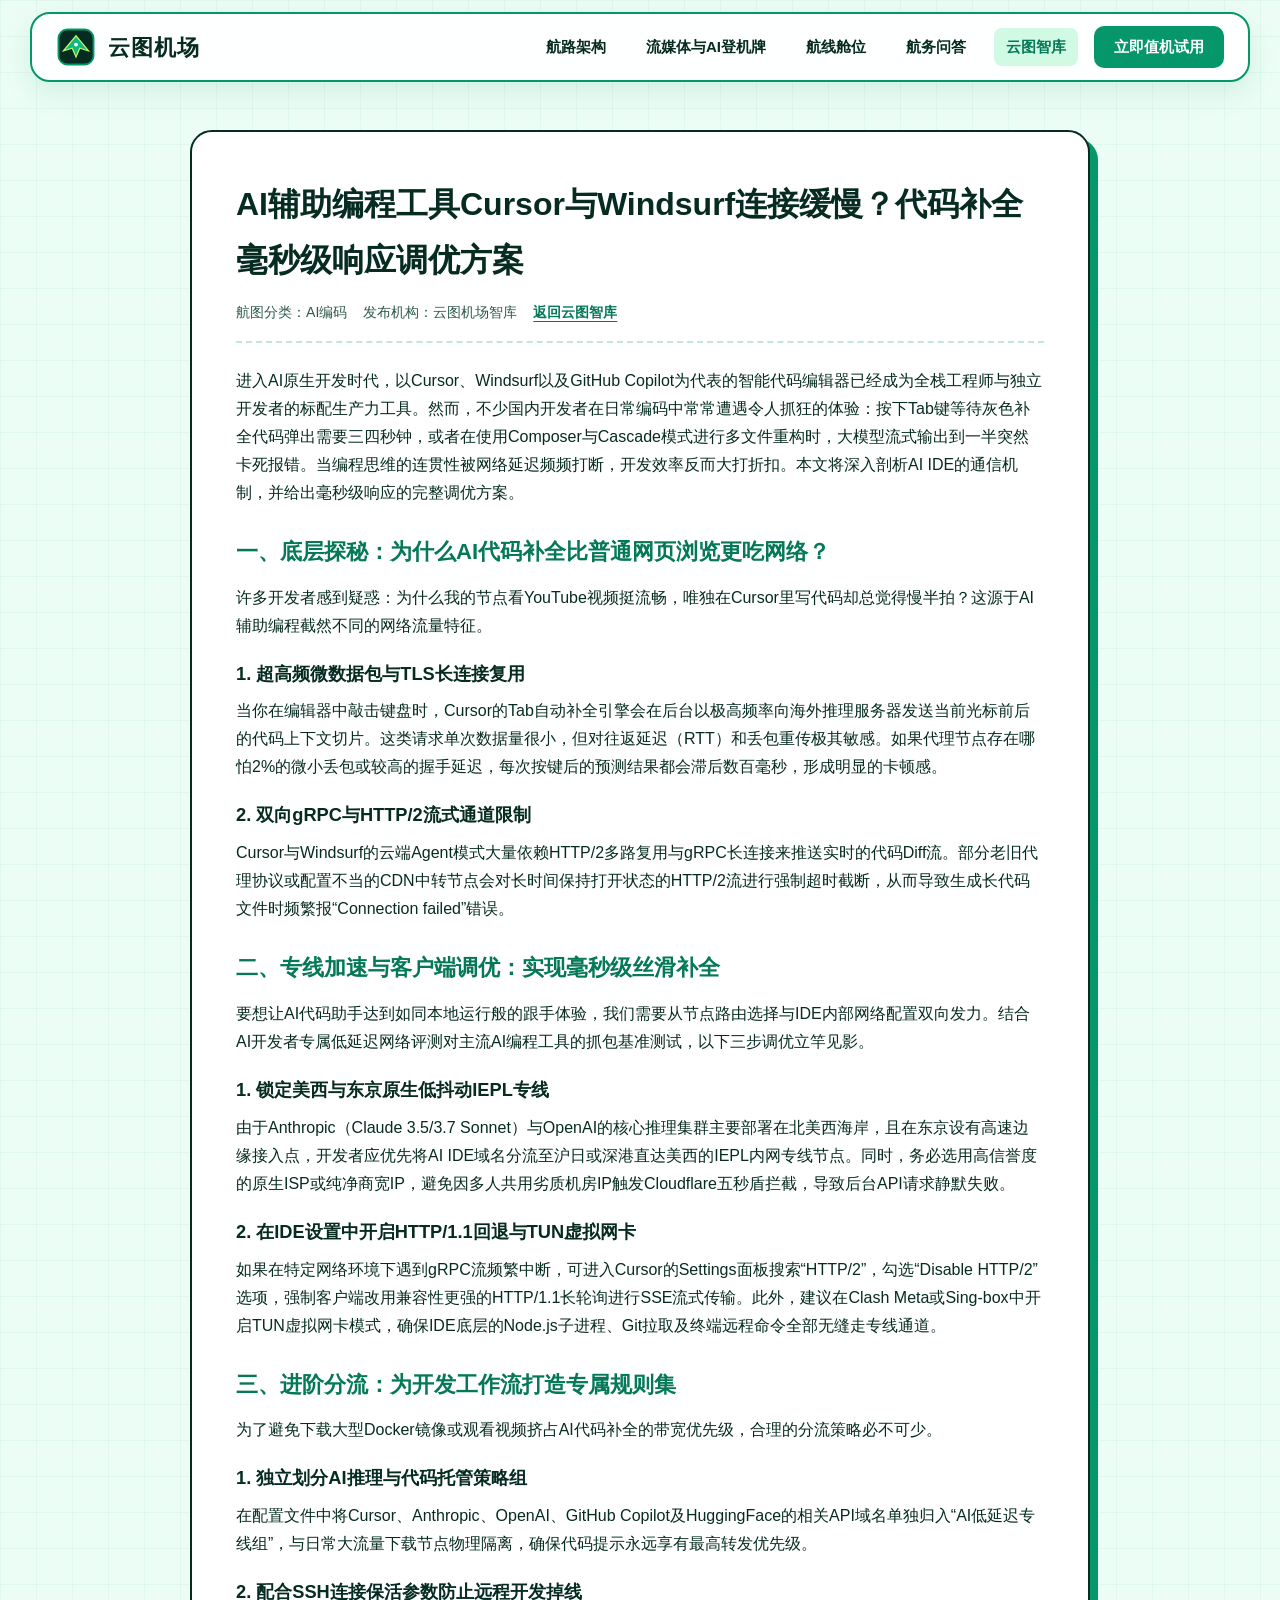
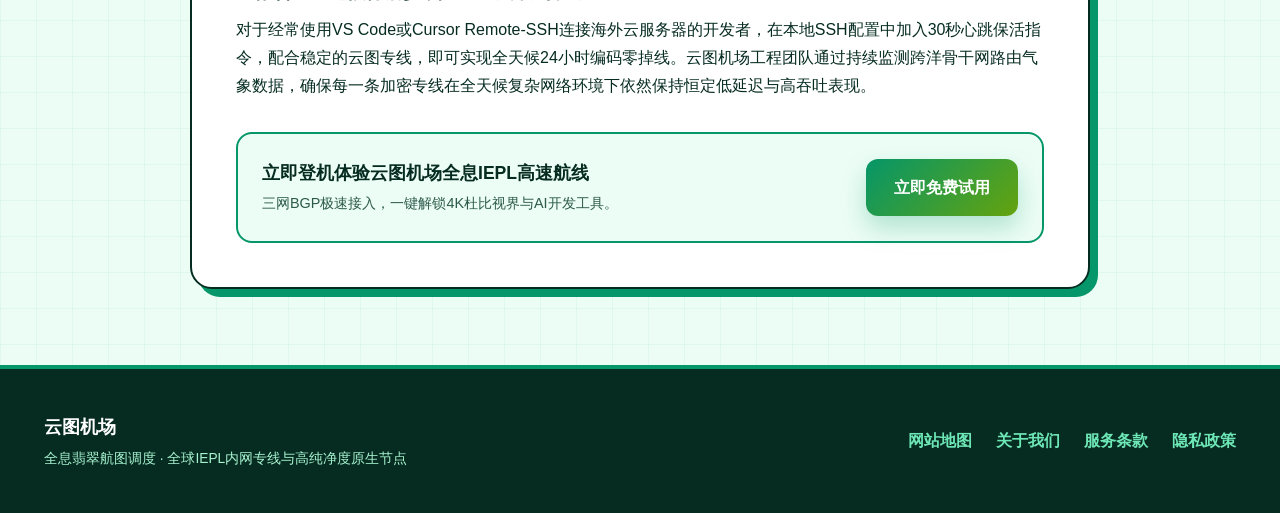
<file: cursor-windsurf-ai-ide-coding-latency.html>
<!DOCTYPE html>
<html lang="zh-CN">
<head>
  <meta charset="UTF-8">
  <meta name="viewport" content="width=device-width, initial-scale=1.0">
  <title>AI辅助编程工具Cursor与Windsurf连接缓慢？代码补全毫秒级响应调优方案 - 云图机场</title>
  <meta name="description" content="深度剖析Cursor、Windsurf与GitHub Copilot底层SSE流式传输机制，提供消除AI代码补全延迟、解决频繁断连与模型风控的实战调优指南。">
  <link rel="canonical" href="https://yuntujichang.autos/cursor-windsurf-ai-ide-coding-latency.html">
  <meta property="og:type" content="article">
  <meta property="og:title" content="AI辅助编程工具Cursor与Windsurf连接缓慢？代码补全毫秒级响应调优方案 - 云图机场">
  <meta property="og:description" content="深度剖析Cursor、Windsurf与GitHub Copilot底层SSE流式传输机制，提供消除AI代码补全延迟、解决频繁断连与模型风控的实战调优指南。">
  <meta property="og:url" content="https://yuntujichang.autos/cursor-windsurf-ai-ide-coding-latency.html">
  <meta property="og:site_name" content="云图机场">
  <link rel="stylesheet" href="style.css">
</head>
<body>
  <header class="av-header">
  <div class="av-nav-capsule">
    <a href="index.html" class="av-brand">
      <svg width="40" height="40" viewBox="0 0 64 64" fill="none" xmlns="http://www.w3.org/2000/svg" aria-label="云图机场翡翠航图徽标">
        <rect x="4" y="4" width="56" height="56" rx="14" fill="#062C21" stroke="#059669" stroke-width="3"/>
        <path d="M12 38 L32 14 L52 38 L38 34 L32 48 L26 34 Z" fill="#10B981" stroke="#BEF264" stroke-width="2"/>
        <circle cx="32" cy="28" r="3" fill="#FFFFFF"/>
      </svg>
      <span class="av-brand-name">云图机场</span>
    </a>
    <nav class="av-nav-menu" aria-label="主导航">
      <a href="index.html#altitude">航路架构</a>
      <a href="index.html#boarding">流媒体与AI登机牌</a>
      <a href="index.html#tariffs">航线舱位</a>
      <a href="index.html#faq">航务问答</a>
      <a href="atlas-chronicle.html" class="active">云图智库</a>
      <a href="https://ww012.twilightaff.com/#/?code=A56DH1Af" class="btn-av-nav" rel="nofollow" target="_blank">立即值机试用</a>
    </nav>
  </div>
</header>
  <main class="av-doc-sec">
    <div class="av-wrap">
      <article class="av-doc-box">
        <h1>AI辅助编程工具Cursor与Windsurf连接缓慢？代码补全毫秒级响应调优方案</h1>
        <div class="av-doc-meta"><span>航图分类：AI编码</span><span>发布机构：云图机场智库</span><span><a href="atlas-chronicle.html">返回云图智库</a></span></div>
        <div class="av-doc-body">
          <p>进入AI原生开发时代，以Cursor、Windsurf以及GitHub Copilot为代表的智能代码编辑器已经成为全栈工程师与独立开发者的标配生产力工具。然而，不少国内开发者在日常编码中常常遭遇令人抓狂的体验：按下Tab键等待灰色补全代码弹出需要三四秒钟，或者在使用Composer与Cascade模式进行多文件重构时，大模型流式输出到一半突然卡死报错。当编程思维的连贯性被网络延迟频频打断，开发效率反而大打折扣。本文将深入剖析AI IDE的通信机制，并给出毫秒级响应的完整调优方案。</p>
<h2>一、底层探秘：为什么AI代码补全比普通网页浏览更吃网络？</h2>
<p>许多开发者感到疑惑：为什么我的节点看YouTube视频挺流畅，唯独在Cursor里写代码却总觉得慢半拍？这源于AI辅助编程截然不同的网络流量特征。</p>
<h3>1. 超高频微数据包与TLS长连接复用</h3>
<p>当你在编辑器中敲击键盘时，Cursor的Tab自动补全引擎会在后台以极高频率向海外推理服务器发送当前光标前后的代码上下文切片。这类请求单次数据量很小，但对往返延迟（RTT）和丢包重传极其敏感。如果代理节点存在哪怕2%的微小丢包或较高的握手延迟，每次按键后的预测结果都会滞后数百毫秒，形成明显的卡顿感。</p>
<h3>2. 双向gRPC与HTTP/2流式通道限制</h3>
<p>Cursor与Windsurf的云端Agent模式大量依赖HTTP/2多路复用与gRPC长连接来推送实时的代码Diff流。部分老旧代理协议或配置不当的CDN中转节点会对长时间保持打开状态的HTTP/2流进行强制超时截断，从而导致生成长代码文件时频繁报“Connection failed”错误。</p>
<h2>二、专线加速与客户端调优：实现毫秒级丝滑补全</h2>
<p>要想让AI代码助手达到如同本地运行般的跟手体验，我们需要从节点路由选择与IDE内部网络配置双向发力。结合AI开发者专属低延迟网络评测对主流AI编程工具的抓包基准测试，以下三步调优立竿见影。</p>
<h3>1. 锁定美西与东京原生低抖动IEPL专线</h3>
<p>由于Anthropic（Claude 3.5/3.7 Sonnet）与OpenAI的核心推理集群主要部署在北美西海岸，且在东京设有高速边缘接入点，开发者应优先将AI IDE域名分流至沪日或深港直达美西的IEPL内网专线节点。同时，务必选用高信誉度的原生ISP或纯净商宽IP，避免因多人共用劣质机房IP触发Cloudflare五秒盾拦截，导致后台API请求静默失败。</p>
<h3>2. 在IDE设置中开启HTTP/1.1回退与TUN虚拟网卡</h3>
<p>如果在特定网络环境下遇到gRPC流频繁中断，可进入Cursor的Settings面板搜索“HTTP/2”，勾选“Disable HTTP/2”选项，强制客户端改用兼容性更强的HTTP/1.1长轮询进行SSE流式传输。此外，建议在Clash Meta或Sing-box中开启TUN虚拟网卡模式，确保IDE底层的Node.js子进程、Git拉取及终端远程命令全部无缝走专线通道。</p>
<h2>三、进阶分流：为开发工作流打造专属规则集</h2>
<p>为了避免下载大型Docker镜像或观看视频挤占AI代码补全的带宽优先级，合理的分流策略必不可少。</p>
<h3>1. 独立划分AI推理与代码托管策略组</h3>
<p>在配置文件中将Cursor、Anthropic、OpenAI、GitHub Copilot及HuggingFace的相关API域名单独归入“AI低延迟专线组”，与日常大流量下载节点物理隔离，确保代码提示永远享有最高转发优先级。</p>
<h3>2. 配合SSH连接保活参数防止远程开发掉线</h3>
<p>对于经常使用VS Code或Cursor Remote-SSH连接海外云服务器的开发者，在本地SSH配置中加入30秒心跳保活指令，配合稳定的云图专线，即可实现全天候24小时编码零掉线。云图机场工程团队通过持续监测跨洋骨干网路由气象数据，确保每一条加密专线在全天候复杂网络环境下依然保持恒定低延迟与高吞吐表现。</p>
        </div>
        <div style="margin-top:32px;padding:24px;background:var(--bg-celadon);border:2px solid var(--emerald-main);border-radius:16px;display:flex;justify-content:space-between;align-items:center;flex-wrap:wrap;gap:16px;">
          <div>
            <strong style="font-size:1.1rem;color:var(--ink-forest);display:block;">立即登机体验云图机场全息IEPL高速航线</strong>
            <span style="font-size:0.9rem;color:var(--ink-sage);">三网BGP极速接入，一键解锁4K杜比视界与AI开发工具。</span>
          </div>
          <a href="https://ww012.twilightaff.com/#/?code=A56DH1Af" class="btn-av-emerald" rel="nofollow" target="_blank">立即免费试用</a>
        </div>
      </article>
    </div>
  </main>
  <footer class="av-footer">
  <div class="av-wrap av-footer-inner">
    <div>
      <strong style="font-size: 1.15rem; color: #FFFFFF;">云图机场</strong>
      <p style="font-size: 0.86rem; color: #A7F3D0; margin-top: 4px;">全息翡翠航图调度 · 全球IEPL内网专线与高纯净度原生节点</p>
    </div>
    <div class="av-footer-links">
      <a href="sitemap.html">网站地图</a>
      <a href="about.html">关于我们</a>
      <a href="terms.html">服务条款</a>
      <a href="privacy.html">隐私政策</a>
    </div>
  </div>
</footer>
</body>
</html>
</file>
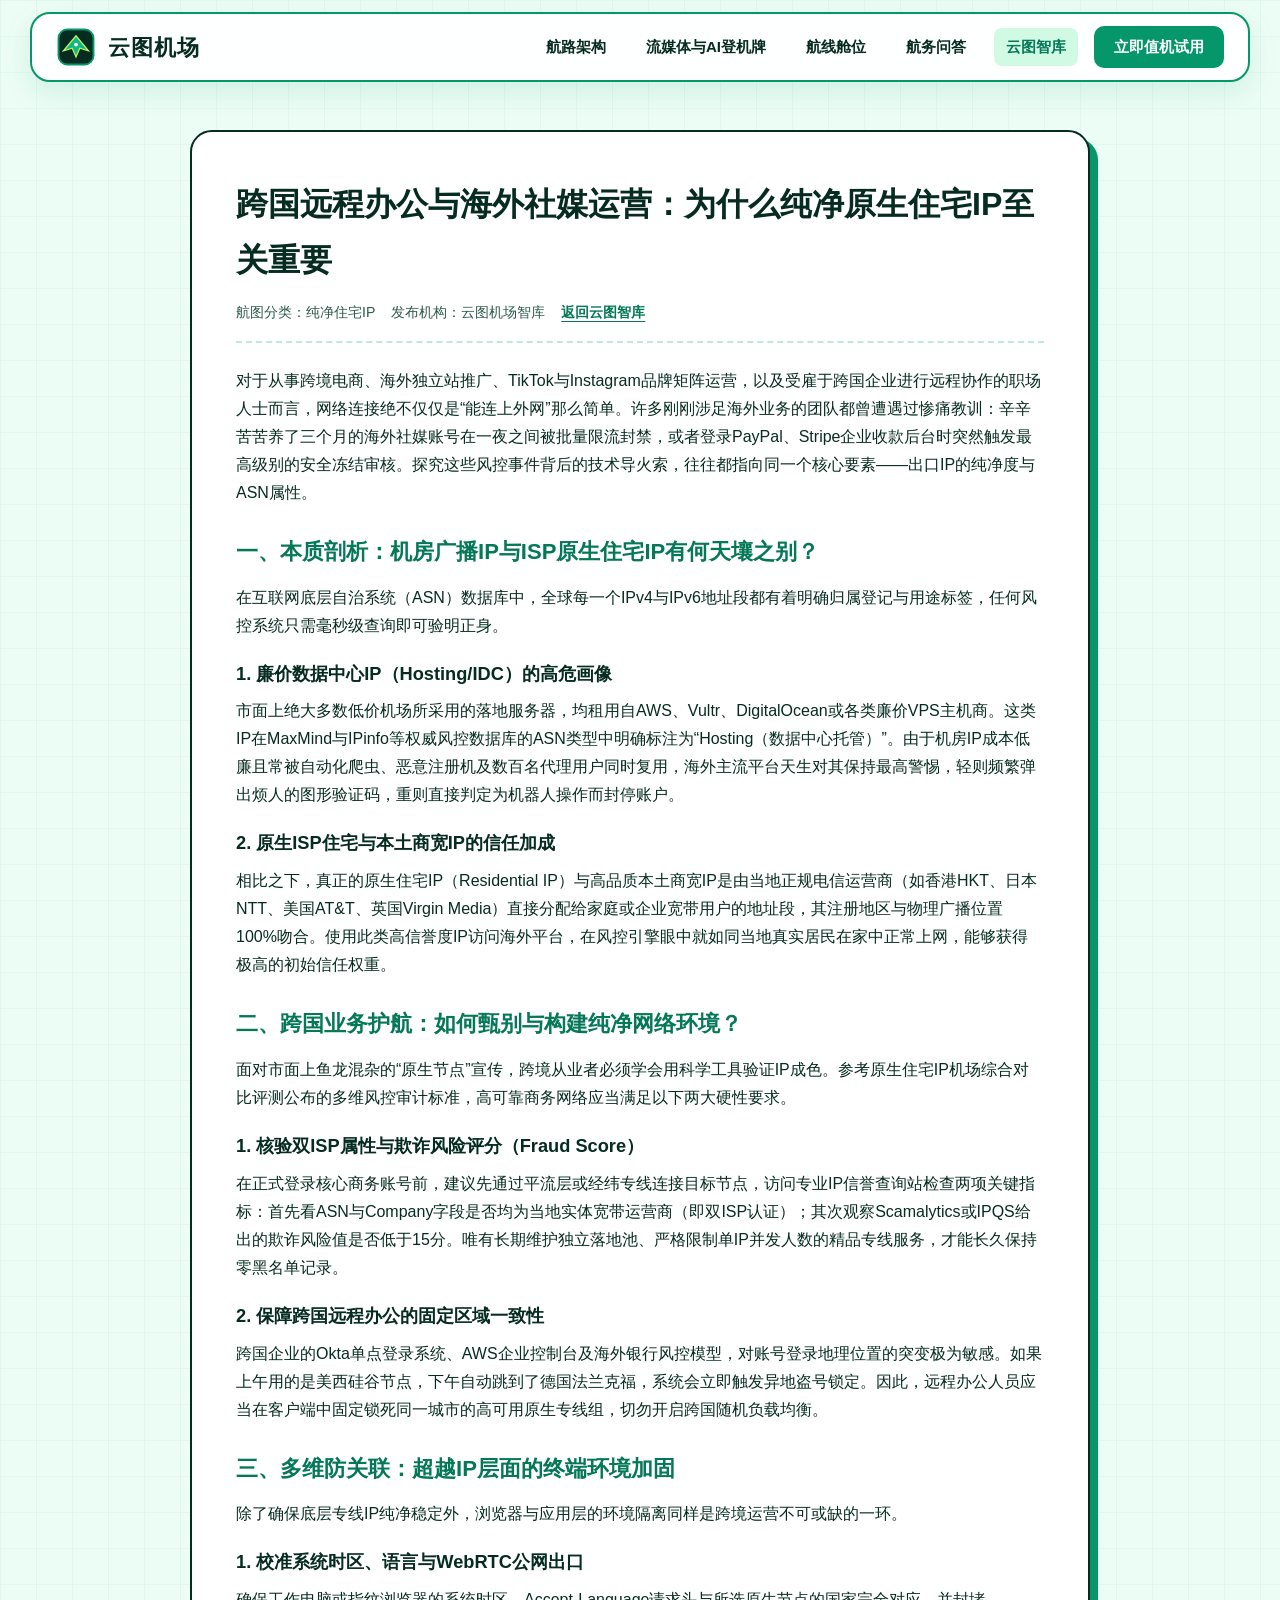
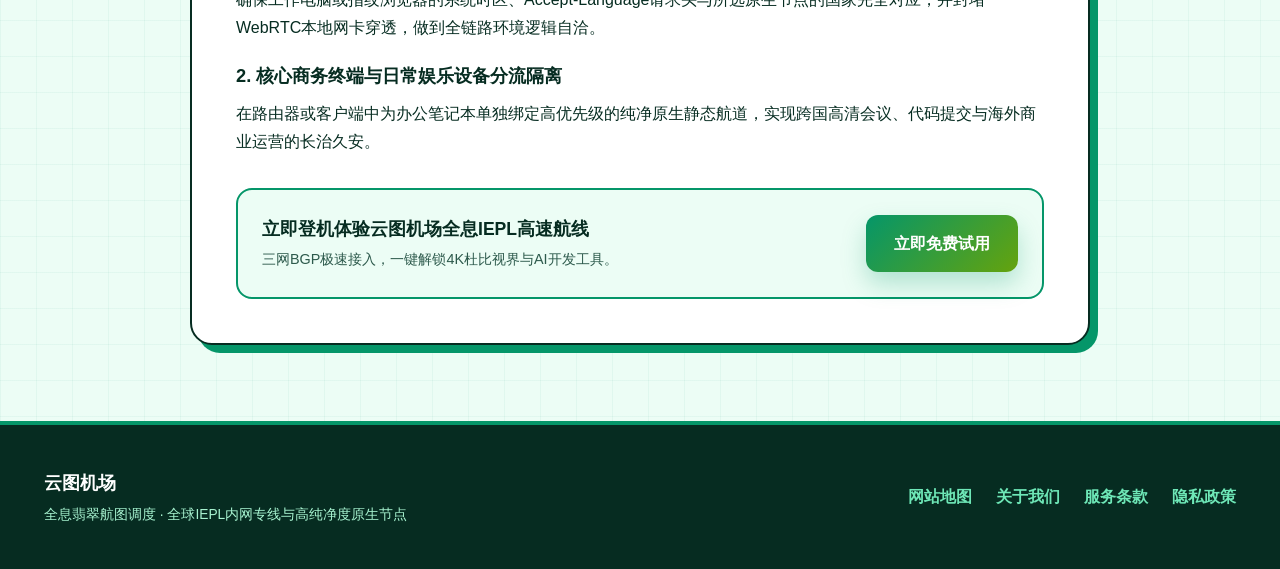
<file: overseas-business-static-residential-ip.html>
<!DOCTYPE html>
<html lang="zh-CN">
<head>
  <meta charset="UTF-8">
  <meta name="viewport" content="width=device-width, initial-scale=1.0">
  <title>跨国远程办公与海外社媒运营：为什么纯净原生住宅IP至关重要 - 云图机场</title>
  <meta name="description" content="深入解析数据中心机房IP与ISP原生住宅IP的本质差异，揭秘海外社媒风控、跨境电商防关联与跨国远程办公的网络安全之道。">
  <link rel="canonical" href="https://yuntujichang.autos/overseas-business-static-residential-ip.html">
  <meta property="og:type" content="article">
  <meta property="og:title" content="跨国远程办公与海外社媒运营：为什么纯净原生住宅IP至关重要 - 云图机场">
  <meta property="og:description" content="深入解析数据中心机房IP与ISP原生住宅IP的本质差异，揭秘海外社媒风控、跨境电商防关联与跨国远程办公的网络安全之道。">
  <meta property="og:url" content="https://yuntujichang.autos/overseas-business-static-residential-ip.html">
  <meta property="og:site_name" content="云图机场">
  <link rel="stylesheet" href="style.css">
</head>
<body>
  <header class="av-header">
  <div class="av-nav-capsule">
    <a href="index.html" class="av-brand">
      <svg width="40" height="40" viewBox="0 0 64 64" fill="none" xmlns="http://www.w3.org/2000/svg" aria-label="云图机场翡翠航图徽标">
        <rect x="4" y="4" width="56" height="56" rx="14" fill="#062C21" stroke="#059669" stroke-width="3"/>
        <path d="M12 38 L32 14 L52 38 L38 34 L32 48 L26 34 Z" fill="#10B981" stroke="#BEF264" stroke-width="2"/>
        <circle cx="32" cy="28" r="3" fill="#FFFFFF"/>
      </svg>
      <span class="av-brand-name">云图机场</span>
    </a>
    <nav class="av-nav-menu" aria-label="主导航">
      <a href="index.html#altitude">航路架构</a>
      <a href="index.html#boarding">流媒体与AI登机牌</a>
      <a href="index.html#tariffs">航线舱位</a>
      <a href="index.html#faq">航务问答</a>
      <a href="atlas-chronicle.html" class="active">云图智库</a>
      <a href="https://ww012.twilightaff.com/#/?code=A56DH1Af" class="btn-av-nav" rel="nofollow" target="_blank">立即值机试用</a>
    </nav>
  </div>
</header>
  <main class="av-doc-sec">
    <div class="av-wrap">
      <article class="av-doc-box">
        <h1>跨国远程办公与海外社媒运营：为什么纯净原生住宅IP至关重要</h1>
        <div class="av-doc-meta"><span>航图分类：纯净住宅IP</span><span>发布机构：云图机场智库</span><span><a href="atlas-chronicle.html">返回云图智库</a></span></div>
        <div class="av-doc-body">
          <p>对于从事跨境电商、海外独立站推广、TikTok与Instagram品牌矩阵运营，以及受雇于跨国企业进行远程协作的职场人士而言，网络连接绝不仅仅是“能连上外网”那么简单。许多刚刚涉足海外业务的团队都曾遭遇过惨痛教训：辛辛苦苦养了三个月的海外社媒账号在一夜之间被批量限流封禁，或者登录PayPal、Stripe企业收款后台时突然触发最高级别的安全冻结审核。探究这些风控事件背后的技术导火索，往往都指向同一个核心要素——出口IP的纯净度与ASN属性。</p>
<h2>一、本质剖析：机房广播IP与ISP原生住宅IP有何天壤之别？</h2>
<p>在互联网底层自治系统（ASN）数据库中，全球每一个IPv4与IPv6地址段都有着明确归属登记与用途标签，任何风控系统只需毫秒级查询即可验明正身。</p>
<h3>1. 廉价数据中心IP（Hosting/IDC）的高危画像</h3>
<p>市面上绝大多数低价机场所采用的落地服务器，均租用自AWS、Vultr、DigitalOcean或各类廉价VPS主机商。这类IP在MaxMind与IPinfo等权威风控数据库的ASN类型中明确标注为“Hosting（数据中心托管）”。由于机房IP成本低廉且常被自动化爬虫、恶意注册机及数百名代理用户同时复用，海外主流平台天生对其保持最高警惕，轻则频繁弹出烦人的图形验证码，重则直接判定为机器人操作而封停账户。</p>
<h3>2. 原生ISP住宅与本土商宽IP的信任加成</h3>
<p>相比之下，真正的原生住宅IP（Residential IP）与高品质本土商宽IP是由当地正规电信运营商（如香港HKT、日本NTT、美国AT&T、英国Virgin Media）直接分配给家庭或企业宽带用户的地址段，其注册地区与物理广播位置100%吻合。使用此类高信誉度IP访问海外平台，在风控引擎眼中就如同当地真实居民在家中正常上网，能够获得极高的初始信任权重。</p>
<h2>二、跨国业务护航：如何甄别与构建纯净网络环境？</h2>
<p>面对市面上鱼龙混杂的“原生节点”宣传，跨境从业者必须学会用科学工具验证IP成色。参考原生住宅IP机场综合对比评测公布的多维风控审计标准，高可靠商务网络应当满足以下两大硬性要求。</p>
<h3>1. 核验双ISP属性与欺诈风险评分（Fraud Score）</h3>
<p>在正式登录核心商务账号前，建议先通过平流层或经纬专线连接目标节点，访问专业IP信誉查询站检查两项关键指标：首先看ASN与Company字段是否均为当地实体宽带运营商（即双ISP认证）；其次观察Scamalytics或IPQS给出的欺诈风险值是否低于15分。唯有长期维护独立落地池、严格限制单IP并发人数的精品专线服务，才能长久保持零黑名单记录。</p>
<h3>2. 保障跨国远程办公的固定区域一致性</h3>
<p>跨国企业的Okta单点登录系统、AWS企业控制台及海外银行风控模型，对账号登录地理位置的突变极为敏感。如果上午用的是美西硅谷节点，下午自动跳到了德国法兰克福，系统会立即触发异地盗号锁定。因此，远程办公人员应当在客户端中固定锁死同一城市的高可用原生专线组，切勿开启跨国随机负载均衡。</p>
<h2>三、多维防关联：超越IP层面的终端环境加固</h2>
<p>除了确保底层专线IP纯净稳定外，浏览器与应用层的环境隔离同样是跨境运营不可或缺的一环。</p>
<h3>1. 校准系统时区、语言与WebRTC公网出口</h3>
<p>确保工作电脑或指纹浏览器的系统时区、Accept-Language请求头与所选原生节点的国家完全对应，并封堵WebRTC本地网卡穿透，做到全链路环境逻辑自洽。</p>
<h3>2. 核心商务终端与日常娱乐设备分流隔离</h3>
<p>在路由器或客户端中为办公笔记本单独绑定高优先级的纯净原生静态航道，实现跨国高清会议、代码提交与海外商业运营的长治久安。</p>
        </div>
        <div style="margin-top:32px;padding:24px;background:var(--bg-celadon);border:2px solid var(--emerald-main);border-radius:16px;display:flex;justify-content:space-between;align-items:center;flex-wrap:wrap;gap:16px;">
          <div>
            <strong style="font-size:1.1rem;color:var(--ink-forest);display:block;">立即登机体验云图机场全息IEPL高速航线</strong>
            <span style="font-size:0.9rem;color:var(--ink-sage);">三网BGP极速接入，一键解锁4K杜比视界与AI开发工具。</span>
          </div>
          <a href="https://ww012.twilightaff.com/#/?code=A56DH1Af" class="btn-av-emerald" rel="nofollow" target="_blank">立即免费试用</a>
        </div>
      </article>
    </div>
  </main>
  <footer class="av-footer">
  <div class="av-wrap av-footer-inner">
    <div>
      <strong style="font-size: 1.15rem; color: #FFFFFF;">云图机场</strong>
      <p style="font-size: 0.86rem; color: #A7F3D0; margin-top: 4px;">全息翡翠航图调度 · 全球IEPL内网专线与高纯净度原生节点</p>
    </div>
    <div class="av-footer-links">
      <a href="sitemap.html">网站地图</a>
      <a href="about.html">关于我们</a>
      <a href="terms.html">服务条款</a>
      <a href="privacy.html">隐私政策</a>
    </div>
  </div>
</footer>
</body>
</html>
</file>
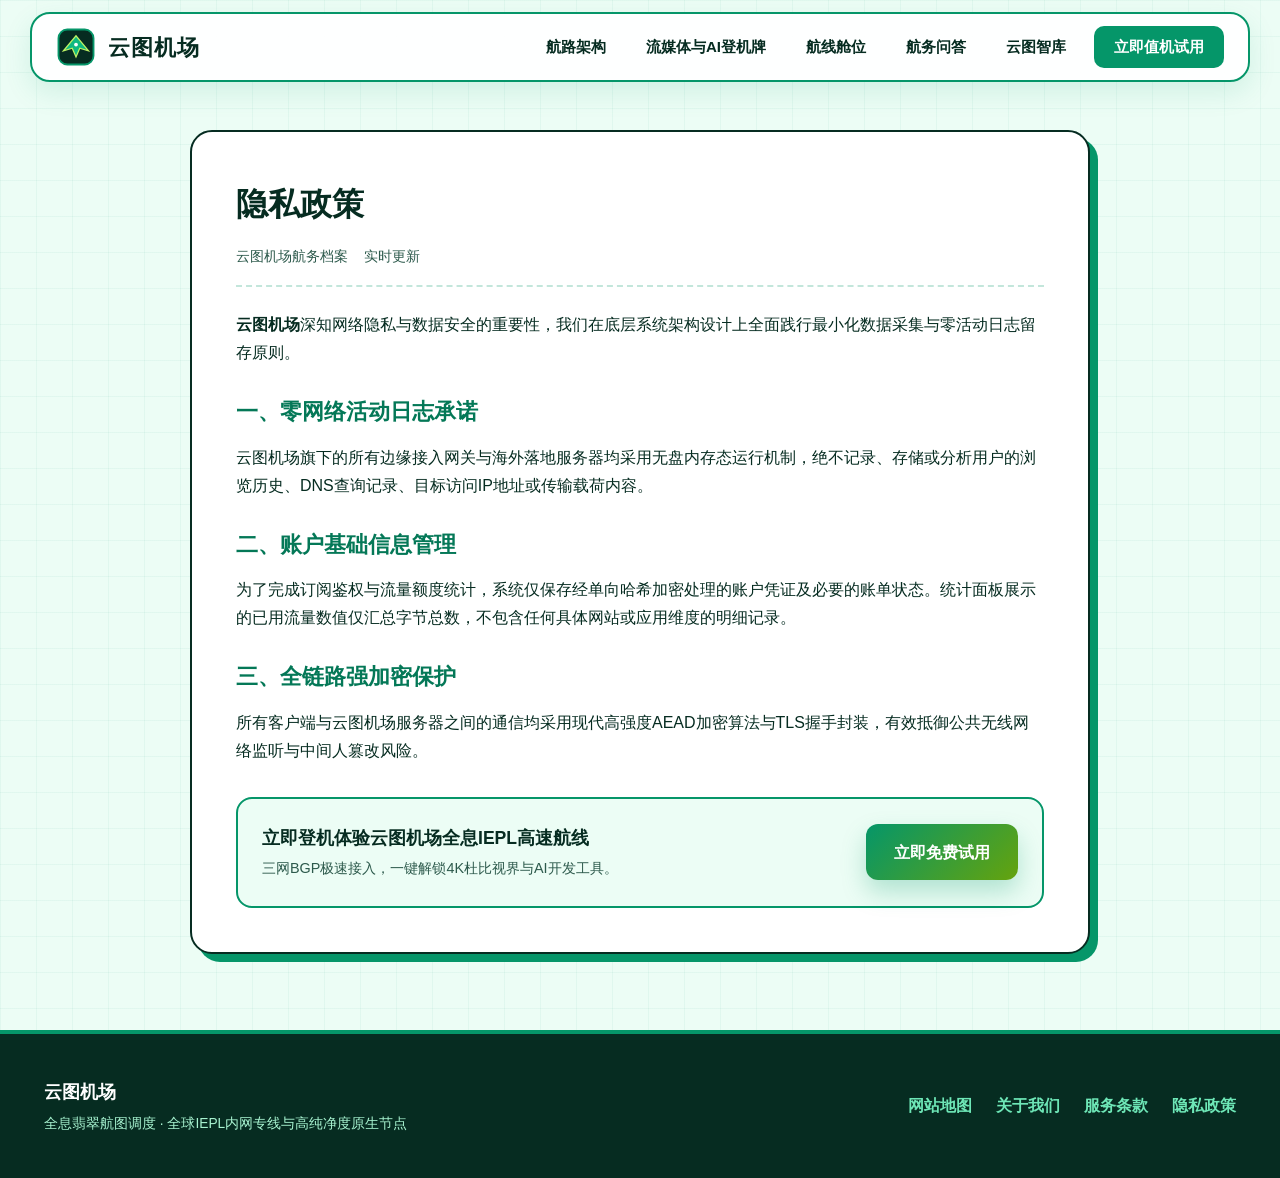
<file: privacy.html>
<!DOCTYPE html>
<html lang="zh-CN">
<head>
  <meta charset="UTF-8">
  <meta name="viewport" content="width=device-width, initial-scale=1.0">
  <title>隐私政策 - 云图机场</title>
  <meta name="description" content="云图机场隐私保护政策与无盘内存态零日志技术架构说明。">
  <link rel="canonical" href="https://yuntujichang.autos/privacy.html">
  <meta property="og:type" content="article">
  <meta property="og:title" content="隐私政策 - 云图机场">
  <meta property="og:description" content="云图机场隐私保护政策与无盘内存态零日志技术架构说明。">
  <meta property="og:url" content="https://yuntujichang.autos/privacy.html">
  <meta property="og:site_name" content="云图机场">
  <link rel="stylesheet" href="style.css">
</head>
<body>
  <header class="av-header">
  <div class="av-nav-capsule">
    <a href="index.html" class="av-brand">
      <svg width="40" height="40" viewBox="0 0 64 64" fill="none" xmlns="http://www.w3.org/2000/svg" aria-label="云图机场翡翠航图徽标">
        <rect x="4" y="4" width="56" height="56" rx="14" fill="#062C21" stroke="#059669" stroke-width="3"/>
        <path d="M12 38 L32 14 L52 38 L38 34 L32 48 L26 34 Z" fill="#10B981" stroke="#BEF264" stroke-width="2"/>
        <circle cx="32" cy="28" r="3" fill="#FFFFFF"/>
      </svg>
      <span class="av-brand-name">云图机场</span>
    </a>
    <nav class="av-nav-menu" aria-label="主导航">
      <a href="index.html#altitude">航路架构</a>
      <a href="index.html#boarding">流媒体与AI登机牌</a>
      <a href="index.html#tariffs">航线舱位</a>
      <a href="index.html#faq">航务问答</a>
      <a href="atlas-chronicle.html">云图智库</a>
      <a href="https://ww012.twilightaff.com/#/?code=A56DH1Af" class="btn-av-nav" rel="nofollow" target="_blank">立即值机试用</a>
    </nav>
  </div>
</header>
  <main class="av-doc-sec">
    <div class="av-wrap">
      <article class="av-doc-box">
        <h1>隐私政策</h1>
        <div class="av-doc-meta"><span>云图机场航务档案</span><span>实时更新</span></div>
        <div class="av-doc-body">
          <p><strong>云图机场</strong>深知网络隐私与数据安全的重要性，我们在底层系统架构设计上全面践行最小化数据采集与零活动日志留存原则。</p>
<h2>一、零网络活动日志承诺</h2>
<p>云图机场旗下的所有边缘接入网关与海外落地服务器均采用无盘内存态运行机制，绝不记录、存储或分析用户的浏览历史、DNS查询记录、目标访问IP地址或传输载荷内容。</p>
<h2>二、账户基础信息管理</h2>
<p>为了完成订阅鉴权与流量额度统计，系统仅保存经单向哈希加密处理的账户凭证及必要的账单状态。统计面板展示的已用流量数值仅汇总字节总数，不包含任何具体网站或应用维度的明细记录。</p>
<h2>三、全链路强加密保护</h2>
<p>所有客户端与云图机场服务器之间的通信均采用现代高强度AEAD加密算法与TLS握手封装，有效抵御公共无线网络监听与中间人篡改风险。</p>
        </div>
        <div style="margin-top:32px;padding:24px;background:var(--bg-celadon);border:2px solid var(--emerald-main);border-radius:16px;display:flex;justify-content:space-between;align-items:center;flex-wrap:wrap;gap:16px;">
          <div>
            <strong style="font-size:1.1rem;color:var(--ink-forest);display:block;">立即登机体验云图机场全息IEPL高速航线</strong>
            <span style="font-size:0.9rem;color:var(--ink-sage);">三网BGP极速接入，一键解锁4K杜比视界与AI开发工具。</span>
          </div>
          <a href="https://ww012.twilightaff.com/#/?code=A56DH1Af" class="btn-av-emerald" rel="nofollow" target="_blank">立即免费试用</a>
        </div>
      </article>
    </div>
  </main>
  <footer class="av-footer">
  <div class="av-wrap av-footer-inner">
    <div>
      <strong style="font-size: 1.15rem; color: #FFFFFF;">云图机场</strong>
      <p style="font-size: 0.86rem; color: #A7F3D0; margin-top: 4px;">全息翡翠航图调度 · 全球IEPL内网专线与高纯净度原生节点</p>
    </div>
    <div class="av-footer-links">
      <a href="sitemap.html">网站地图</a>
      <a href="about.html">关于我们</a>
      <a href="terms.html">服务条款</a>
      <a href="privacy.html">隐私政策</a>
    </div>
  </div>
</footer>
</body>
</html>
</file>
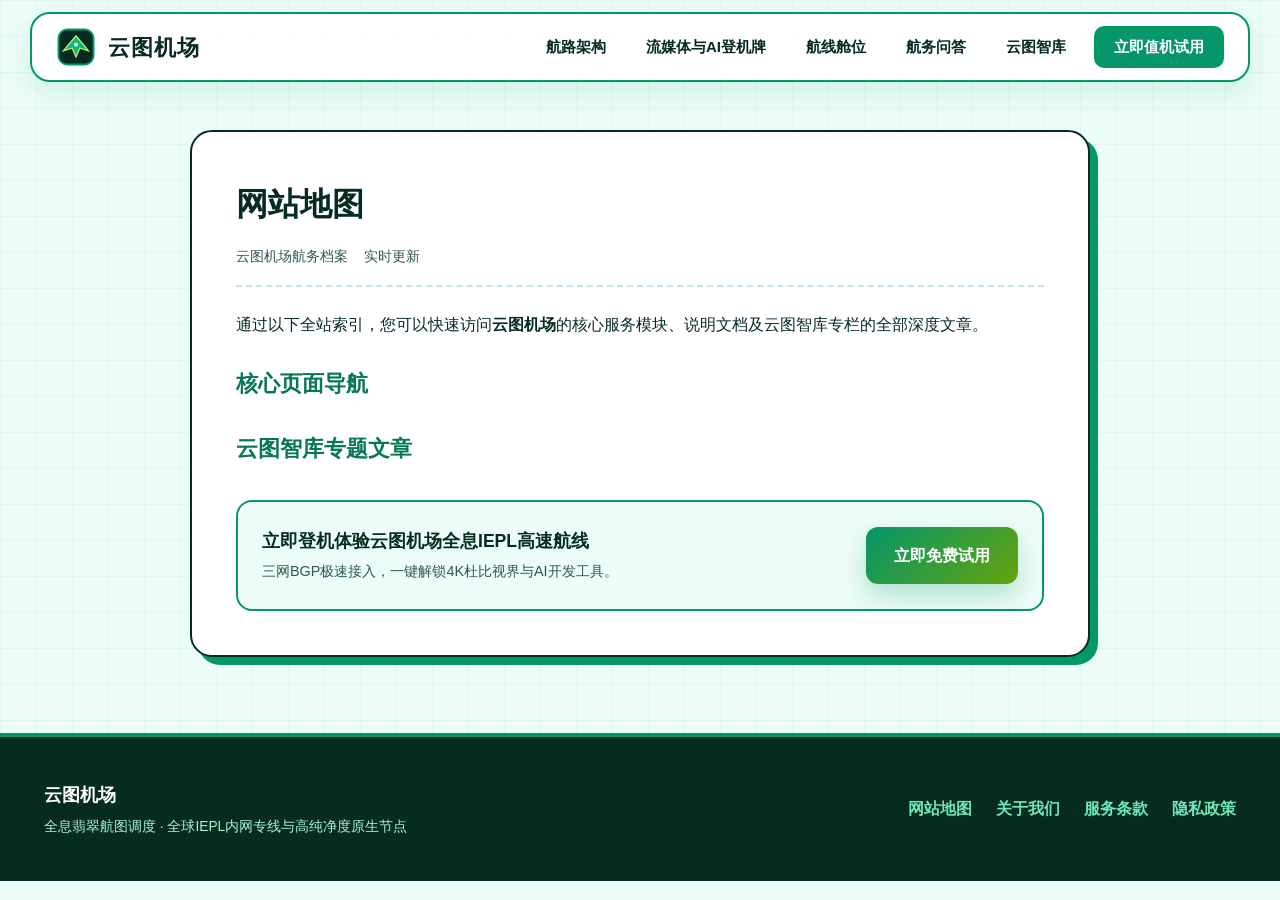
<file: sitemap.html>
<!DOCTYPE html>
<html lang="zh-CN">
<head>
  <meta charset="UTF-8">
  <meta name="viewport" content="width=device-width, initial-scale=1.0">
  <title>网站地图 - 云图机场</title>
  <meta name="description" content="云图机场全站页面结构索引与云图智库技术专栏文章导航地图。">
  <link rel="canonical" href="https://yuntujichang.autos/sitemap.html">
  <meta property="og:type" content="article">
  <meta property="og:title" content="网站地图 - 云图机场">
  <meta property="og:description" content="云图机场全站页面结构索引与云图智库技术专栏文章导航地图。">
  <meta property="og:url" content="https://yuntujichang.autos/sitemap.html">
  <meta property="og:site_name" content="云图机场">
  <link rel="stylesheet" href="style.css">
</head>
<body>
  <header class="av-header">
  <div class="av-nav-capsule">
    <a href="index.html" class="av-brand">
      <svg width="40" height="40" viewBox="0 0 64 64" fill="none" xmlns="http://www.w3.org/2000/svg" aria-label="云图机场翡翠航图徽标">
        <rect x="4" y="4" width="56" height="56" rx="14" fill="#062C21" stroke="#059669" stroke-width="3"/>
        <path d="M12 38 L32 14 L52 38 L38 34 L32 48 L26 34 Z" fill="#10B981" stroke="#BEF264" stroke-width="2"/>
        <circle cx="32" cy="28" r="3" fill="#FFFFFF"/>
      </svg>
      <span class="av-brand-name">云图机场</span>
    </a>
    <nav class="av-nav-menu" aria-label="主导航">
      <a href="index.html#altitude">航路架构</a>
      <a href="index.html#boarding">流媒体与AI登机牌</a>
      <a href="index.html#tariffs">航线舱位</a>
      <a href="index.html#faq">航务问答</a>
      <a href="atlas-chronicle.html">云图智库</a>
      <a href="https://ww012.twilightaff.com/#/?code=A56DH1Af" class="btn-av-nav" rel="nofollow" target="_blank">立即值机试用</a>
    </nav>
  </div>
</header>
  <main class="av-doc-sec">
    <div class="av-wrap">
      <article class="av-doc-box">
        <h1>网站地图</h1>
        <div class="av-doc-meta"><span>云图机场航务档案</span><span>实时更新</span></div>
        <div class="av-doc-body">
          <p>通过以下全站索引，您可以快速访问<strong>云图机场</strong>的核心服务模块、说明文档及云图智库专栏的全部深度文章。</p>
<h2>核心页面导航</h2>
<h2>云图智库专题文章</h2>
        </div>
        <div style="margin-top:32px;padding:24px;background:var(--bg-celadon);border:2px solid var(--emerald-main);border-radius:16px;display:flex;justify-content:space-between;align-items:center;flex-wrap:wrap;gap:16px;">
          <div>
            <strong style="font-size:1.1rem;color:var(--ink-forest);display:block;">立即登机体验云图机场全息IEPL高速航线</strong>
            <span style="font-size:0.9rem;color:var(--ink-sage);">三网BGP极速接入，一键解锁4K杜比视界与AI开发工具。</span>
          </div>
          <a href="https://ww012.twilightaff.com/#/?code=A56DH1Af" class="btn-av-emerald" rel="nofollow" target="_blank">立即免费试用</a>
        </div>
      </article>
    </div>
  </main>
  <footer class="av-footer">
  <div class="av-wrap av-footer-inner">
    <div>
      <strong style="font-size: 1.15rem; color: #FFFFFF;">云图机场</strong>
      <p style="font-size: 0.86rem; color: #A7F3D0; margin-top: 4px;">全息翡翠航图调度 · 全球IEPL内网专线与高纯净度原生节点</p>
    </div>
    <div class="av-footer-links">
      <a href="sitemap.html">网站地图</a>
      <a href="about.html">关于我们</a>
      <a href="terms.html">服务条款</a>
      <a href="privacy.html">隐私政策</a>
    </div>
  </div>
</footer>
</body>
</html>
</file>
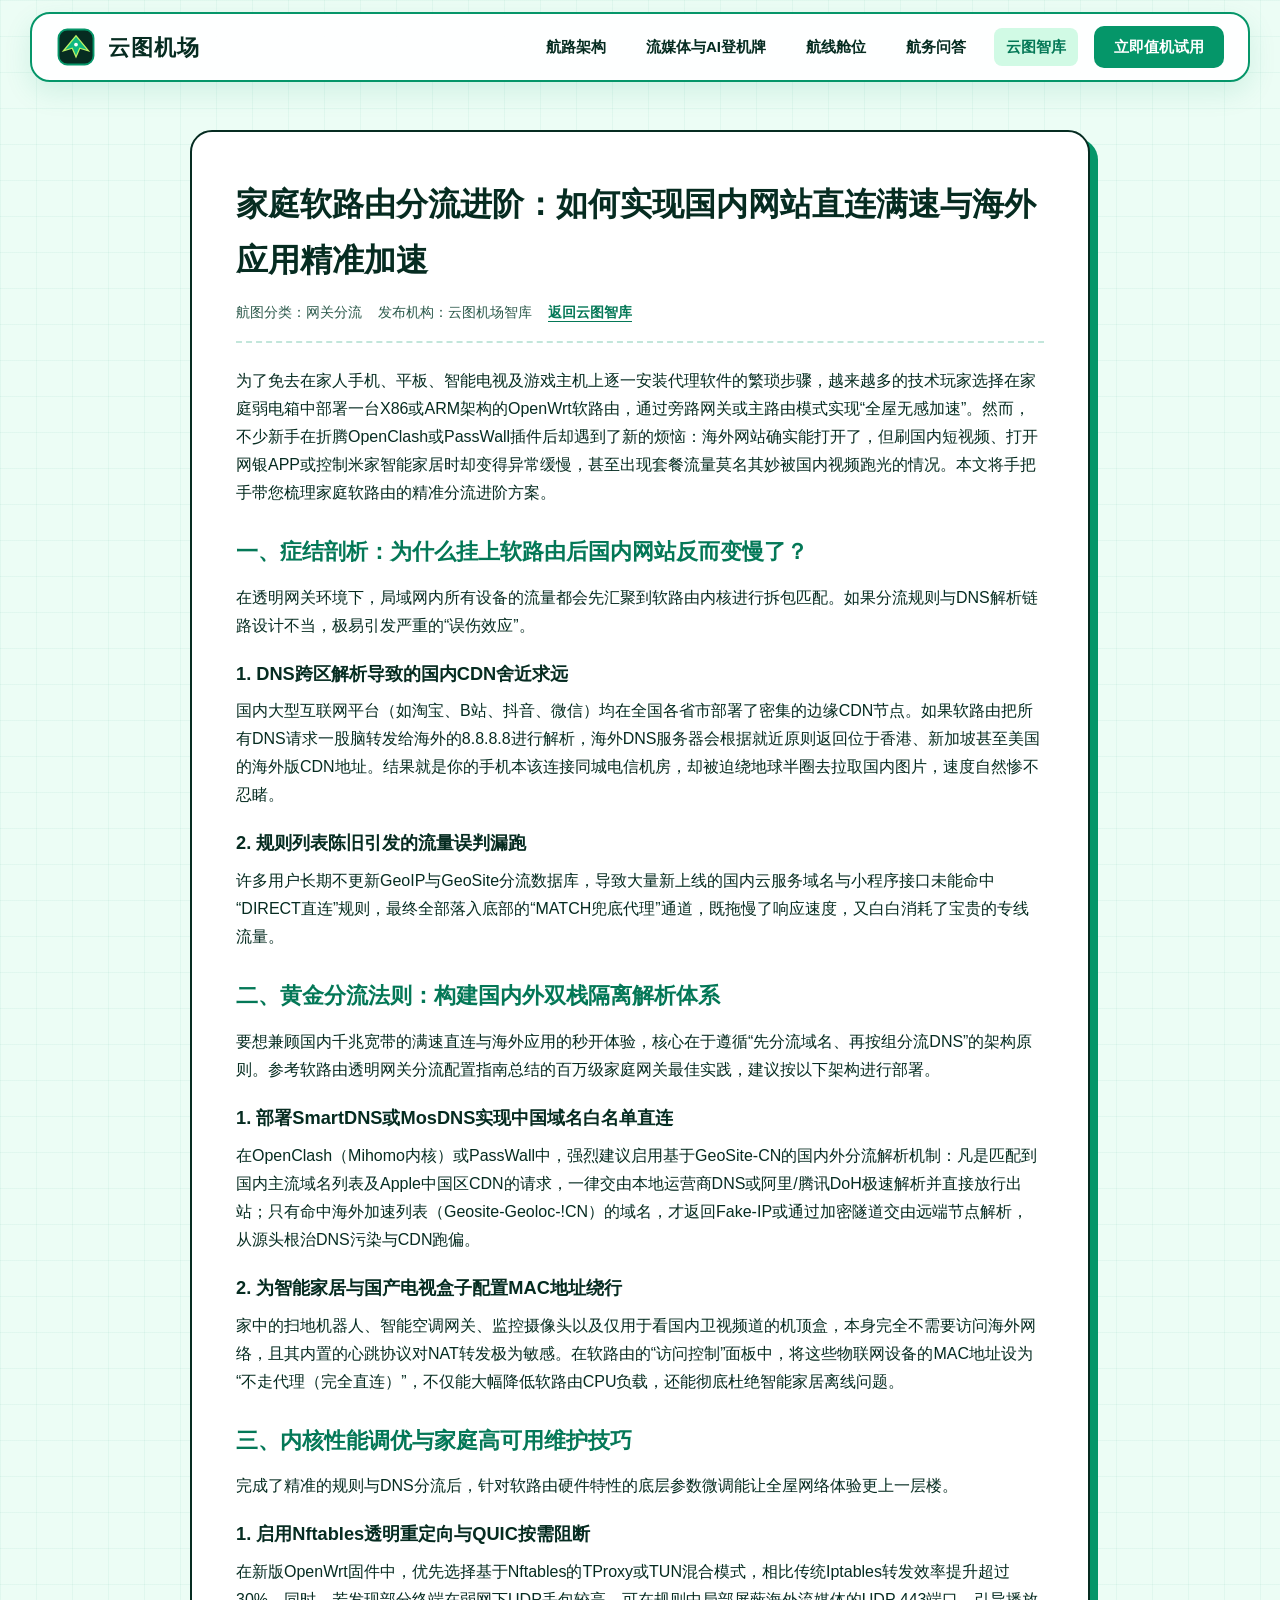
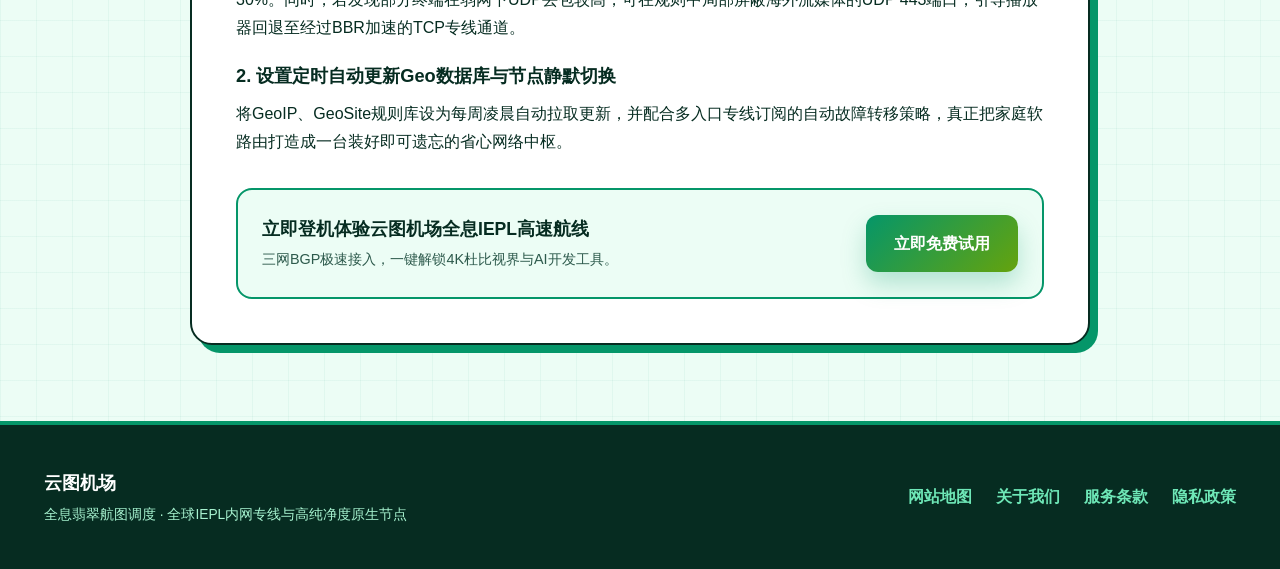
<file: soft-router-passwall-openclash-rule-split.html>
<!DOCTYPE html>
<html lang="zh-CN">
<head>
  <meta charset="UTF-8">
  <meta name="viewport" content="width=device-width, initial-scale=1.0">
  <title>家庭软路由分流进阶：如何实现国内网站直连满速与海外应用精准加速 - 云图机场</title>
  <meta name="description" content="详解OpenWrt软路由下OpenClash与PassWall的科学分流架构，根治DNS污染、解决国内APP加载变慢与智能家居断连难题。">
  <link rel="canonical" href="https://yuntujichang.autos/soft-router-passwall-openclash-rule-split.html">
  <meta property="og:type" content="article">
  <meta property="og:title" content="家庭软路由分流进阶：如何实现国内网站直连满速与海外应用精准加速 - 云图机场">
  <meta property="og:description" content="详解OpenWrt软路由下OpenClash与PassWall的科学分流架构，根治DNS污染、解决国内APP加载变慢与智能家居断连难题。">
  <meta property="og:url" content="https://yuntujichang.autos/soft-router-passwall-openclash-rule-split.html">
  <meta property="og:site_name" content="云图机场">
  <link rel="stylesheet" href="style.css">
</head>
<body>
  <header class="av-header">
  <div class="av-nav-capsule">
    <a href="index.html" class="av-brand">
      <svg width="40" height="40" viewBox="0 0 64 64" fill="none" xmlns="http://www.w3.org/2000/svg" aria-label="云图机场翡翠航图徽标">
        <rect x="4" y="4" width="56" height="56" rx="14" fill="#062C21" stroke="#059669" stroke-width="3"/>
        <path d="M12 38 L32 14 L52 38 L38 34 L32 48 L26 34 Z" fill="#10B981" stroke="#BEF264" stroke-width="2"/>
        <circle cx="32" cy="28" r="3" fill="#FFFFFF"/>
      </svg>
      <span class="av-brand-name">云图机场</span>
    </a>
    <nav class="av-nav-menu" aria-label="主导航">
      <a href="index.html#altitude">航路架构</a>
      <a href="index.html#boarding">流媒体与AI登机牌</a>
      <a href="index.html#tariffs">航线舱位</a>
      <a href="index.html#faq">航务问答</a>
      <a href="atlas-chronicle.html" class="active">云图智库</a>
      <a href="https://ww012.twilightaff.com/#/?code=A56DH1Af" class="btn-av-nav" rel="nofollow" target="_blank">立即值机试用</a>
    </nav>
  </div>
</header>
  <main class="av-doc-sec">
    <div class="av-wrap">
      <article class="av-doc-box">
        <h1>家庭软路由分流进阶：如何实现国内网站直连满速与海外应用精准加速</h1>
        <div class="av-doc-meta"><span>航图分类：网关分流</span><span>发布机构：云图机场智库</span><span><a href="atlas-chronicle.html">返回云图智库</a></span></div>
        <div class="av-doc-body">
          <p>为了免去在家人手机、平板、智能电视及游戏主机上逐一安装代理软件的繁琐步骤，越来越多的技术玩家选择在家庭弱电箱中部署一台X86或ARM架构的OpenWrt软路由，通过旁路网关或主路由模式实现“全屋无感加速”。然而，不少新手在折腾OpenClash或PassWall插件后却遇到了新的烦恼：海外网站确实能打开了，但刷国内短视频、打开网银APP或控制米家智能家居时却变得异常缓慢，甚至出现套餐流量莫名其妙被国内视频跑光的情况。本文将手把手带您梳理家庭软路由的精准分流进阶方案。</p>
<h2>一、症结剖析：为什么挂上软路由后国内网站反而变慢了？</h2>
<p>在透明网关环境下，局域网内所有设备的流量都会先汇聚到软路由内核进行拆包匹配。如果分流规则与DNS解析链路设计不当，极易引发严重的“误伤效应”。</p>
<h3>1. DNS跨区解析导致的国内CDN舍近求远</h3>
<p>国内大型互联网平台（如淘宝、B站、抖音、微信）均在全国各省市部署了密集的边缘CDN节点。如果软路由把所有DNS请求一股脑转发给海外的8.8.8.8进行解析，海外DNS服务器会根据就近原则返回位于香港、新加坡甚至美国的海外版CDN地址。结果就是你的手机本该连接同城电信机房，却被迫绕地球半圈去拉取国内图片，速度自然惨不忍睹。</p>
<h3>2. 规则列表陈旧引发的流量误判漏跑</h3>
<p>许多用户长期不更新GeoIP与GeoSite分流数据库，导致大量新上线的国内云服务域名与小程序接口未能命中“DIRECT直连”规则，最终全部落入底部的“MATCH兜底代理”通道，既拖慢了响应速度，又白白消耗了宝贵的专线流量。</p>
<h2>二、黄金分流法则：构建国内外双栈隔离解析体系</h2>
<p>要想兼顾国内千兆宽带的满速直连与海外应用的秒开体验，核心在于遵循“先分流域名、再按组分流DNS”的架构原则。参考软路由透明网关分流配置指南总结的百万级家庭网关最佳实践，建议按以下架构进行部署。</p>
<h3>1. 部署SmartDNS或MosDNS实现中国域名白名单直连</h3>
<p>在OpenClash（Mihomo内核）或PassWall中，强烈建议启用基于GeoSite-CN的国内外分流解析机制：凡是匹配到国内主流域名列表及Apple中国区CDN的请求，一律交由本地运营商DNS或阿里/腾讯DoH极速解析并直接放行出站；只有命中海外加速列表（Geosite-Geoloc-!CN）的域名，才返回Fake-IP或通过加密隧道交由远端节点解析，从源头根治DNS污染与CDN跑偏。</p>
<h3>2. 为智能家居与国产电视盒子配置MAC地址绕行</h3>
<p>家中的扫地机器人、智能空调网关、监控摄像头以及仅用于看国内卫视频道的机顶盒，本身完全不需要访问海外网络，且其内置的心跳协议对NAT转发极为敏感。在软路由的“访问控制”面板中，将这些物联网设备的MAC地址设为“不走代理（完全直连）”，不仅能大幅降低软路由CPU负载，还能彻底杜绝智能家居离线问题。</p>
<h2>三、内核性能调优与家庭高可用维护技巧</h2>
<p>完成了精准的规则与DNS分流后，针对软路由硬件特性的底层参数微调能让全屋网络体验更上一层楼。</p>
<h3>1. 启用Nftables透明重定向与QUIC按需阻断</h3>
<p>在新版OpenWrt固件中，优先选择基于Nftables的TProxy或TUN混合模式，相比传统Iptables转发效率提升超过30%。同时，若发现部分终端在弱网下UDP丢包较高，可在规则中局部屏蔽海外流媒体的UDP 443端口，引导播放器回退至经过BBR加速的TCP专线通道。</p>
<h3>2. 设置定时自动更新Geo数据库与节点静默切换</h3>
<p>将GeoIP、GeoSite规则库设为每周凌晨自动拉取更新，并配合多入口专线订阅的自动故障转移策略，真正把家庭软路由打造成一台装好即可遗忘的省心网络中枢。</p>
        </div>
        <div style="margin-top:32px;padding:24px;background:var(--bg-celadon);border:2px solid var(--emerald-main);border-radius:16px;display:flex;justify-content:space-between;align-items:center;flex-wrap:wrap;gap:16px;">
          <div>
            <strong style="font-size:1.1rem;color:var(--ink-forest);display:block;">立即登机体验云图机场全息IEPL高速航线</strong>
            <span style="font-size:0.9rem;color:var(--ink-sage);">三网BGP极速接入，一键解锁4K杜比视界与AI开发工具。</span>
          </div>
          <a href="https://ww012.twilightaff.com/#/?code=A56DH1Af" class="btn-av-emerald" rel="nofollow" target="_blank">立即免费试用</a>
        </div>
      </article>
    </div>
  </main>
  <footer class="av-footer">
  <div class="av-wrap av-footer-inner">
    <div>
      <strong style="font-size: 1.15rem; color: #FFFFFF;">云图机场</strong>
      <p style="font-size: 0.86rem; color: #A7F3D0; margin-top: 4px;">全息翡翠航图调度 · 全球IEPL内网专线与高纯净度原生节点</p>
    </div>
    <div class="av-footer-links">
      <a href="sitemap.html">网站地图</a>
      <a href="about.html">关于我们</a>
      <a href="terms.html">服务条款</a>
      <a href="privacy.html">隐私政策</a>
    </div>
  </div>
</footer>
</body>
</html>
</file>
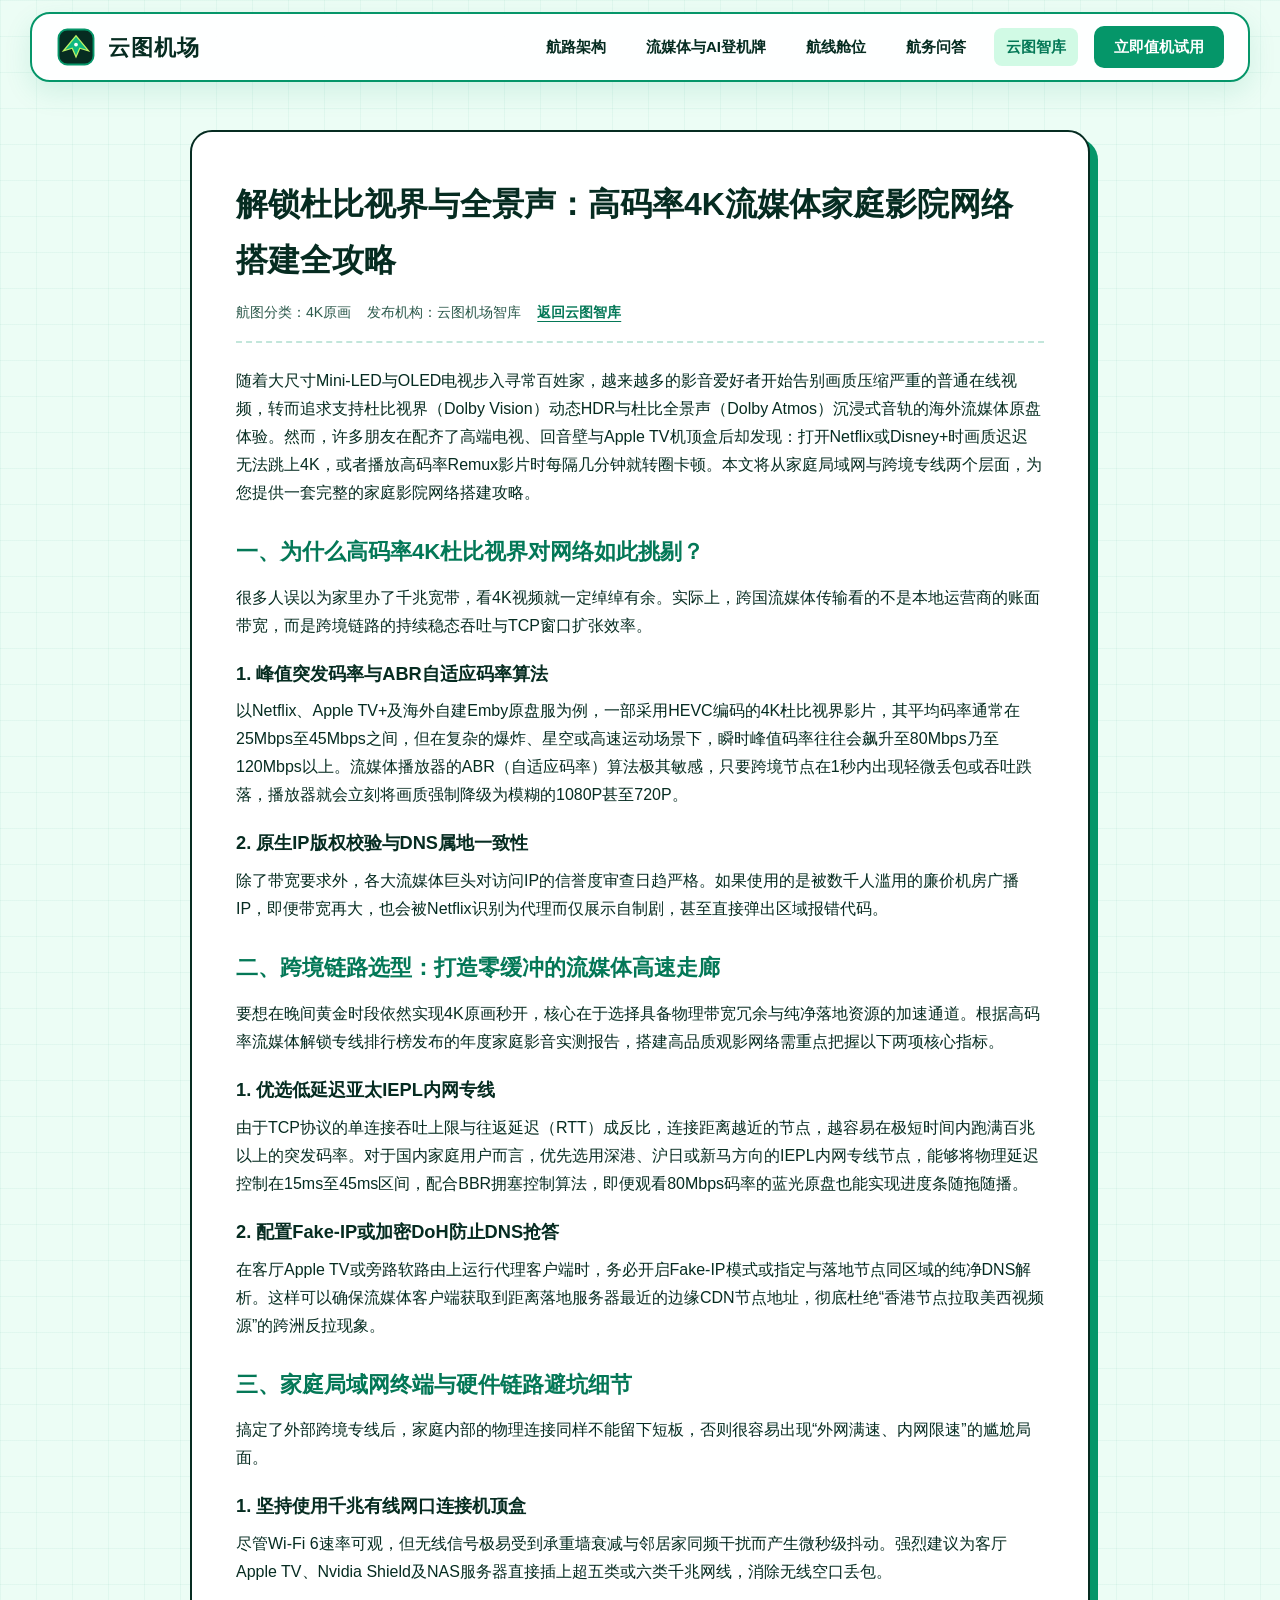
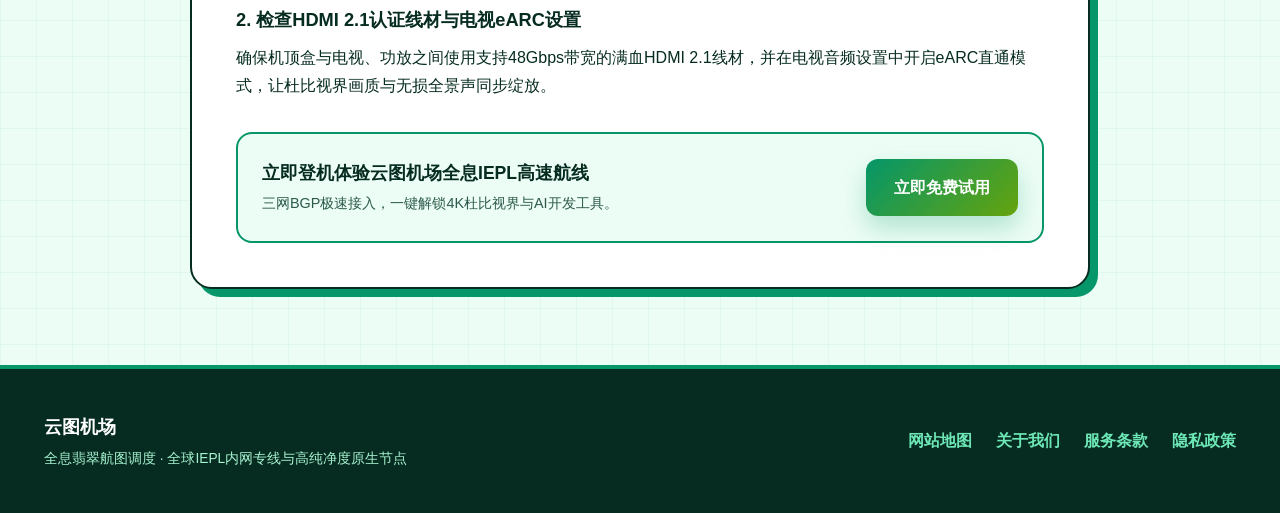
<file: streaming-dolby-vision-high-bitrate-guide.html>
<!DOCTYPE html>
<html lang="zh-CN">
<head>
  <meta charset="UTF-8">
  <meta name="viewport" content="width=device-width, initial-scale=1.0">
  <title>解锁杜比视界与全景声：高码率4K流媒体家庭影院网络搭建全攻略 - 云图机场</title>
  <meta name="description" content="从Apple TV硬件调优、HDMI 2.1线材规范到高吞吐IEPL专线与原生IP配置，手把手教你打造零缓冲的杜比视界4K家庭影院。">
  <link rel="canonical" href="https://yuntujichang.autos/streaming-dolby-vision-high-bitrate-guide.html">
  <meta property="og:type" content="article">
  <meta property="og:title" content="解锁杜比视界与全景声：高码率4K流媒体家庭影院网络搭建全攻略 - 云图机场">
  <meta property="og:description" content="从Apple TV硬件调优、HDMI 2.1线材规范到高吞吐IEPL专线与原生IP配置，手把手教你打造零缓冲的杜比视界4K家庭影院。">
  <meta property="og:url" content="https://yuntujichang.autos/streaming-dolby-vision-high-bitrate-guide.html">
  <meta property="og:site_name" content="云图机场">
  <link rel="stylesheet" href="style.css">
</head>
<body>
  <header class="av-header">
  <div class="av-nav-capsule">
    <a href="index.html" class="av-brand">
      <svg width="40" height="40" viewBox="0 0 64 64" fill="none" xmlns="http://www.w3.org/2000/svg" aria-label="云图机场翡翠航图徽标">
        <rect x="4" y="4" width="56" height="56" rx="14" fill="#062C21" stroke="#059669" stroke-width="3"/>
        <path d="M12 38 L32 14 L52 38 L38 34 L32 48 L26 34 Z" fill="#10B981" stroke="#BEF264" stroke-width="2"/>
        <circle cx="32" cy="28" r="3" fill="#FFFFFF"/>
      </svg>
      <span class="av-brand-name">云图机场</span>
    </a>
    <nav class="av-nav-menu" aria-label="主导航">
      <a href="index.html#altitude">航路架构</a>
      <a href="index.html#boarding">流媒体与AI登机牌</a>
      <a href="index.html#tariffs">航线舱位</a>
      <a href="index.html#faq">航务问答</a>
      <a href="atlas-chronicle.html" class="active">云图智库</a>
      <a href="https://ww012.twilightaff.com/#/?code=A56DH1Af" class="btn-av-nav" rel="nofollow" target="_blank">立即值机试用</a>
    </nav>
  </div>
</header>
  <main class="av-doc-sec">
    <div class="av-wrap">
      <article class="av-doc-box">
        <h1>解锁杜比视界与全景声：高码率4K流媒体家庭影院网络搭建全攻略</h1>
        <div class="av-doc-meta"><span>航图分类：4K原画</span><span>发布机构：云图机场智库</span><span><a href="atlas-chronicle.html">返回云图智库</a></span></div>
        <div class="av-doc-body">
          <p>随着大尺寸Mini-LED与OLED电视步入寻常百姓家，越来越多的影音爱好者开始告别画质压缩严重的普通在线视频，转而追求支持杜比视界（Dolby Vision）动态HDR与杜比全景声（Dolby Atmos）沉浸式音轨的海外流媒体原盘体验。然而，许多朋友在配齐了高端电视、回音壁与Apple TV机顶盒后却发现：打开Netflix或Disney+时画质迟迟无法跳上4K，或者播放高码率Remux影片时每隔几分钟就转圈卡顿。本文将从家庭局域网与跨境专线两个层面，为您提供一套完整的家庭影院网络搭建攻略。</p>
<h2>一、为什么高码率4K杜比视界对网络如此挑剔？</h2>
<p>很多人误以为家里办了千兆宽带，看4K视频就一定绰绰有余。实际上，跨国流媒体传输看的不是本地运营商的账面带宽，而是跨境链路的持续稳态吞吐与TCP窗口扩张效率。</p>
<h3>1. 峰值突发码率与ABR自适应码率算法</h3>
<p>以Netflix、Apple TV+及海外自建Emby原盘服为例，一部采用HEVC编码的4K杜比视界影片，其平均码率通常在25Mbps至45Mbps之间，但在复杂的爆炸、星空或高速运动场景下，瞬时峰值码率往往会飙升至80Mbps乃至120Mbps以上。流媒体播放器的ABR（自适应码率）算法极其敏感，只要跨境节点在1秒内出现轻微丢包或吞吐跌落，播放器就会立刻将画质强制降级为模糊的1080P甚至720P。</p>
<h3>2. 原生IP版权校验与DNS属地一致性</h3>
<p>除了带宽要求外，各大流媒体巨头对访问IP的信誉度审查日趋严格。如果使用的是被数千人滥用的廉价机房广播IP，即便带宽再大，也会被Netflix识别为代理而仅展示自制剧，甚至直接弹出区域报错代码。</p>
<h2>二、跨境链路选型：打造零缓冲的流媒体高速走廊</h2>
<p>要想在晚间黄金时段依然实现4K原画秒开，核心在于选择具备物理带宽冗余与纯净落地资源的加速通道。根据高码率流媒体解锁专线排行榜发布的年度家庭影音实测报告，搭建高品质观影网络需重点把握以下两项核心指标。</p>
<h3>1. 优选低延迟亚太IEPL内网专线</h3>
<p>由于TCP协议的单连接吞吐上限与往返延迟（RTT）成反比，连接距离越近的节点，越容易在极短时间内跑满百兆以上的突发码率。对于国内家庭用户而言，优先选用深港、沪日或新马方向的IEPL内网专线节点，能够将物理延迟控制在15ms至45ms区间，配合BBR拥塞控制算法，即便观看80Mbps码率的蓝光原盘也能实现进度条随拖随播。</p>
<h3>2. 配置Fake-IP或加密DoH防止DNS抢答</h3>
<p>在客厅Apple TV或旁路软路由上运行代理客户端时，务必开启Fake-IP模式或指定与落地节点同区域的纯净DNS解析。这样可以确保流媒体客户端获取到距离落地服务器最近的边缘CDN节点地址，彻底杜绝“香港节点拉取美西视频源”的跨洲反拉现象。</p>
<h2>三、家庭局域网终端与硬件链路避坑细节</h2>
<p>搞定了外部跨境专线后，家庭内部的物理连接同样不能留下短板，否则很容易出现“外网满速、内网限速”的尴尬局面。</p>
<h3>1. 坚持使用千兆有线网口连接机顶盒</h3>
<p>尽管Wi-Fi 6速率可观，但无线信号极易受到承重墙衰减与邻居家同频干扰而产生微秒级抖动。强烈建议为客厅Apple TV、Nvidia Shield及NAS服务器直接插上超五类或六类千兆网线，消除无线空口丢包。</p>
<h3>2. 检查HDMI 2.1认证线材与电视eARC设置</h3>
<p>确保机顶盒与电视、功放之间使用支持48Gbps带宽的满血HDMI 2.1线材，并在电视音频设置中开启eARC直通模式，让杜比视界画质与无损全景声同步绽放。</p>
        </div>
        <div style="margin-top:32px;padding:24px;background:var(--bg-celadon);border:2px solid var(--emerald-main);border-radius:16px;display:flex;justify-content:space-between;align-items:center;flex-wrap:wrap;gap:16px;">
          <div>
            <strong style="font-size:1.1rem;color:var(--ink-forest);display:block;">立即登机体验云图机场全息IEPL高速航线</strong>
            <span style="font-size:0.9rem;color:var(--ink-sage);">三网BGP极速接入，一键解锁4K杜比视界与AI开发工具。</span>
          </div>
          <a href="https://ww012.twilightaff.com/#/?code=A56DH1Af" class="btn-av-emerald" rel="nofollow" target="_blank">立即免费试用</a>
        </div>
      </article>
    </div>
  </main>
  <footer class="av-footer">
  <div class="av-wrap av-footer-inner">
    <div>
      <strong style="font-size: 1.15rem; color: #FFFFFF;">云图机场</strong>
      <p style="font-size: 0.86rem; color: #A7F3D0; margin-top: 4px;">全息翡翠航图调度 · 全球IEPL内网专线与高纯净度原生节点</p>
    </div>
    <div class="av-footer-links">
      <a href="sitemap.html">网站地图</a>
      <a href="about.html">关于我们</a>
      <a href="terms.html">服务条款</a>
      <a href="privacy.html">隐私政策</a>
    </div>
  </div>
</footer>
</body>
</html>
</file>
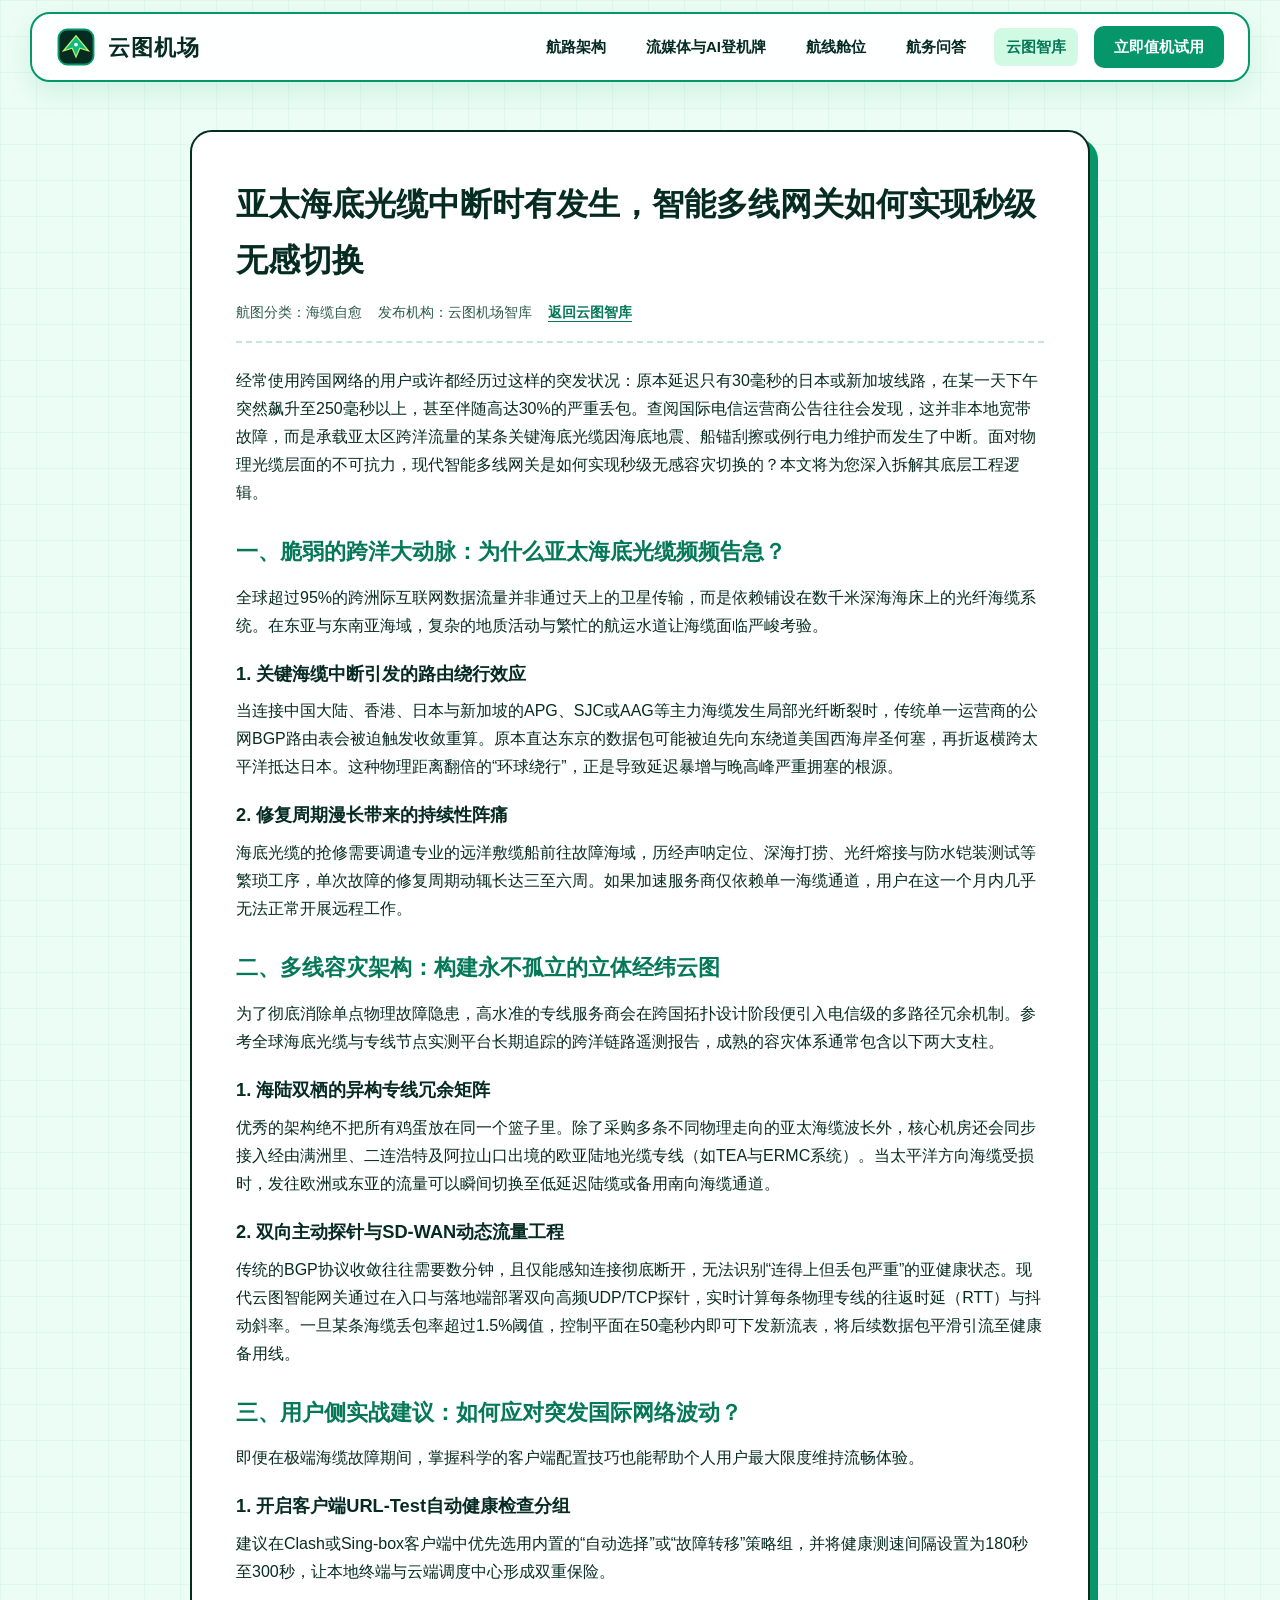
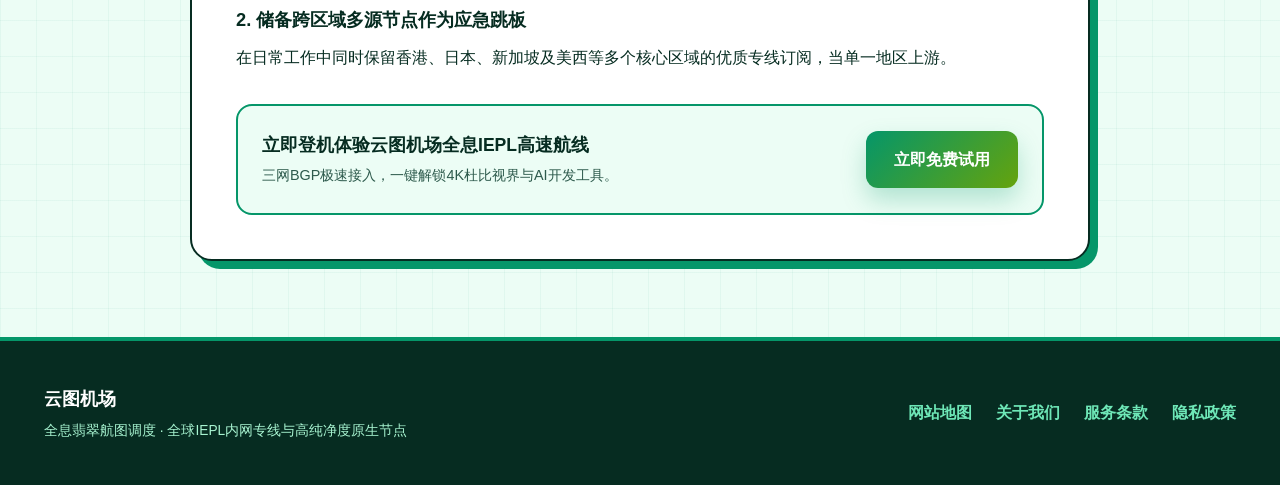
<file: submarine-cable-fault-rerouting-mechanism.html>
<!DOCTYPE html>
<html lang="zh-CN">
<head>
  <meta charset="UTF-8">
  <meta name="viewport" content="width=device-width, initial-scale=1.0">
  <title>亚太海底光缆中断时有发生，智能多线网关如何实现秒级无感切换 - 云图机场</title>
  <meta name="description" content="解析APG、AAG等亚太海底光缆故障对跨国网络的影响，揭秘智能多线BGP网关与多路由热备专线如何实现毫秒级自动收敛与容灾切换。">
  <link rel="canonical" href="https://yuntujichang.autos/submarine-cable-fault-rerouting-mechanism.html">
  <meta property="og:type" content="article">
  <meta property="og:title" content="亚太海底光缆中断时有发生，智能多线网关如何实现秒级无感切换 - 云图机场">
  <meta property="og:description" content="解析APG、AAG等亚太海底光缆故障对跨国网络的影响，揭秘智能多线BGP网关与多路由热备专线如何实现毫秒级自动收敛与容灾切换。">
  <meta property="og:url" content="https://yuntujichang.autos/submarine-cable-fault-rerouting-mechanism.html">
  <meta property="og:site_name" content="云图机场">
  <link rel="stylesheet" href="style.css">
</head>
<body>
  <header class="av-header">
  <div class="av-nav-capsule">
    <a href="index.html" class="av-brand">
      <svg width="40" height="40" viewBox="0 0 64 64" fill="none" xmlns="http://www.w3.org/2000/svg" aria-label="云图机场翡翠航图徽标">
        <rect x="4" y="4" width="56" height="56" rx="14" fill="#062C21" stroke="#059669" stroke-width="3"/>
        <path d="M12 38 L32 14 L52 38 L38 34 L32 48 L26 34 Z" fill="#10B981" stroke="#BEF264" stroke-width="2"/>
        <circle cx="32" cy="28" r="3" fill="#FFFFFF"/>
      </svg>
      <span class="av-brand-name">云图机场</span>
    </a>
    <nav class="av-nav-menu" aria-label="主导航">
      <a href="index.html#altitude">航路架构</a>
      <a href="index.html#boarding">流媒体与AI登机牌</a>
      <a href="index.html#tariffs">航线舱位</a>
      <a href="index.html#faq">航务问答</a>
      <a href="atlas-chronicle.html" class="active">云图智库</a>
      <a href="https://ww012.twilightaff.com/#/?code=A56DH1Af" class="btn-av-nav" rel="nofollow" target="_blank">立即值机试用</a>
    </nav>
  </div>
</header>
  <main class="av-doc-sec">
    <div class="av-wrap">
      <article class="av-doc-box">
        <h1>亚太海底光缆中断时有发生，智能多线网关如何实现秒级无感切换</h1>
        <div class="av-doc-meta"><span>航图分类：海缆自愈</span><span>发布机构：云图机场智库</span><span><a href="atlas-chronicle.html">返回云图智库</a></span></div>
        <div class="av-doc-body">
          <p>经常使用跨国网络的用户或许都经历过这样的突发状况：原本延迟只有30毫秒的日本或新加坡线路，在某一天下午突然飙升至250毫秒以上，甚至伴随高达30%的严重丢包。查阅国际电信运营商公告往往会发现，这并非本地宽带故障，而是承载亚太区跨洋流量的某条关键海底光缆因海底地震、船锚刮擦或例行电力维护而发生了中断。面对物理光缆层面的不可抗力，现代智能多线网关是如何实现秒级无感容灾切换的？本文将为您深入拆解其底层工程逻辑。</p>
<h2>一、脆弱的跨洋大动脉：为什么亚太海底光缆频频告急？</h2>
<p>全球超过95%的跨洲际互联网数据流量并非通过天上的卫星传输，而是依赖铺设在数千米深海海床上的光纤海缆系统。在东亚与东南亚海域，复杂的地质活动与繁忙的航运水道让海缆面临严峻考验。</p>
<h3>1. 关键海缆中断引发的路由绕行效应</h3>
<p>当连接中国大陆、香港、日本与新加坡的APG、SJC或AAG等主力海缆发生局部光纤断裂时，传统单一运营商的公网BGP路由表会被迫触发收敛重算。原本直达东京的数据包可能被迫先向东绕道美国西海岸圣何塞，再折返横跨太平洋抵达日本。这种物理距离翻倍的“环球绕行”，正是导致延迟暴增与晚高峰严重拥塞的根源。</p>
<h3>2. 修复周期漫长带来的持续性阵痛</h3>
<p>海底光缆的抢修需要调遣专业的远洋敷缆船前往故障海域，历经声呐定位、深海打捞、光纤熔接与防水铠装测试等繁琐工序，单次故障的修复周期动辄长达三至六周。如果加速服务商仅依赖单一海缆通道，用户在这一个月内几乎无法正常开展远程工作。</p>
<h2>二、多线容灾架构：构建永不孤立的立体经纬云图</h2>
<p>为了彻底消除单点物理故障隐患，高水准的专线服务商会在跨国拓扑设计阶段便引入电信级的多路径冗余机制。参考全球海底光缆与专线节点实测平台长期追踪的跨洋链路遥测报告，成熟的容灾体系通常包含以下两大支柱。</p>
<h3>1. 海陆双栖的异构专线冗余矩阵</h3>
<p>优秀的架构绝不把所有鸡蛋放在同一个篮子里。除了采购多条不同物理走向的亚太海缆波长外，核心机房还会同步接入经由满洲里、二连浩特及阿拉山口出境的欧亚陆地光缆专线（如TEA与ERMC系统）。当太平洋方向海缆受损时，发往欧洲或东亚的流量可以瞬间切换至低延迟陆缆或备用南向海缆通道。</p>
<h3>2. 双向主动探针与SD-WAN动态流量工程</h3>
<p>传统的BGP协议收敛往往需要数分钟，且仅能感知连接彻底断开，无法识别“连得上但丢包严重”的亚健康状态。现代云图智能网关通过在入口与落地端部署双向高频UDP/TCP探针，实时计算每条物理专线的往返时延（RTT）与抖动斜率。一旦某条海缆丢包率超过1.5%阈值，控制平面在50毫秒内即可下发新流表，将后续数据包平滑引流至健康备用线。</p>
<h2>三、用户侧实战建议：如何应对突发国际网络波动？</h2>
<p>即便在极端海缆故障期间，掌握科学的客户端配置技巧也能帮助个人用户最大限度维持流畅体验。</p>
<h3>1. 开启客户端URL-Test自动健康检查分组</h3>
<p>建议在Clash或Sing-box客户端中优先选用内置的“自动选择”或“故障转移”策略组，并将健康测速间隔设置为180秒至300秒，让本地终端与云端调度中心形成双重保险。</p>
<h3>2. 储备跨区域多源节点作为应急跳板</h3>
<p>在日常工作中同时保留香港、日本、新加坡及美西等多个核心区域的优质专线订阅，当单一地区上游。</p>
        </div>
        <div style="margin-top:32px;padding:24px;background:var(--bg-celadon);border:2px solid var(--emerald-main);border-radius:16px;display:flex;justify-content:space-between;align-items:center;flex-wrap:wrap;gap:16px;">
          <div>
            <strong style="font-size:1.1rem;color:var(--ink-forest);display:block;">立即登机体验云图机场全息IEPL高速航线</strong>
            <span style="font-size:0.9rem;color:var(--ink-sage);">三网BGP极速接入，一键解锁4K杜比视界与AI开发工具。</span>
          </div>
          <a href="https://ww012.twilightaff.com/#/?code=A56DH1Af" class="btn-av-emerald" rel="nofollow" target="_blank">立即免费试用</a>
        </div>
      </article>
    </div>
  </main>
  <footer class="av-footer">
  <div class="av-wrap av-footer-inner">
    <div>
      <strong style="font-size: 1.15rem; color: #FFFFFF;">云图机场</strong>
      <p style="font-size: 0.86rem; color: #A7F3D0; margin-top: 4px;">全息翡翠航图调度 · 全球IEPL内网专线与高纯净度原生节点</p>
    </div>
    <div class="av-footer-links">
      <a href="sitemap.html">网站地图</a>
      <a href="about.html">关于我们</a>
      <a href="terms.html">服务条款</a>
      <a href="privacy.html">隐私政策</a>
    </div>
  </div>
</footer>
</body>
</html>
</file>
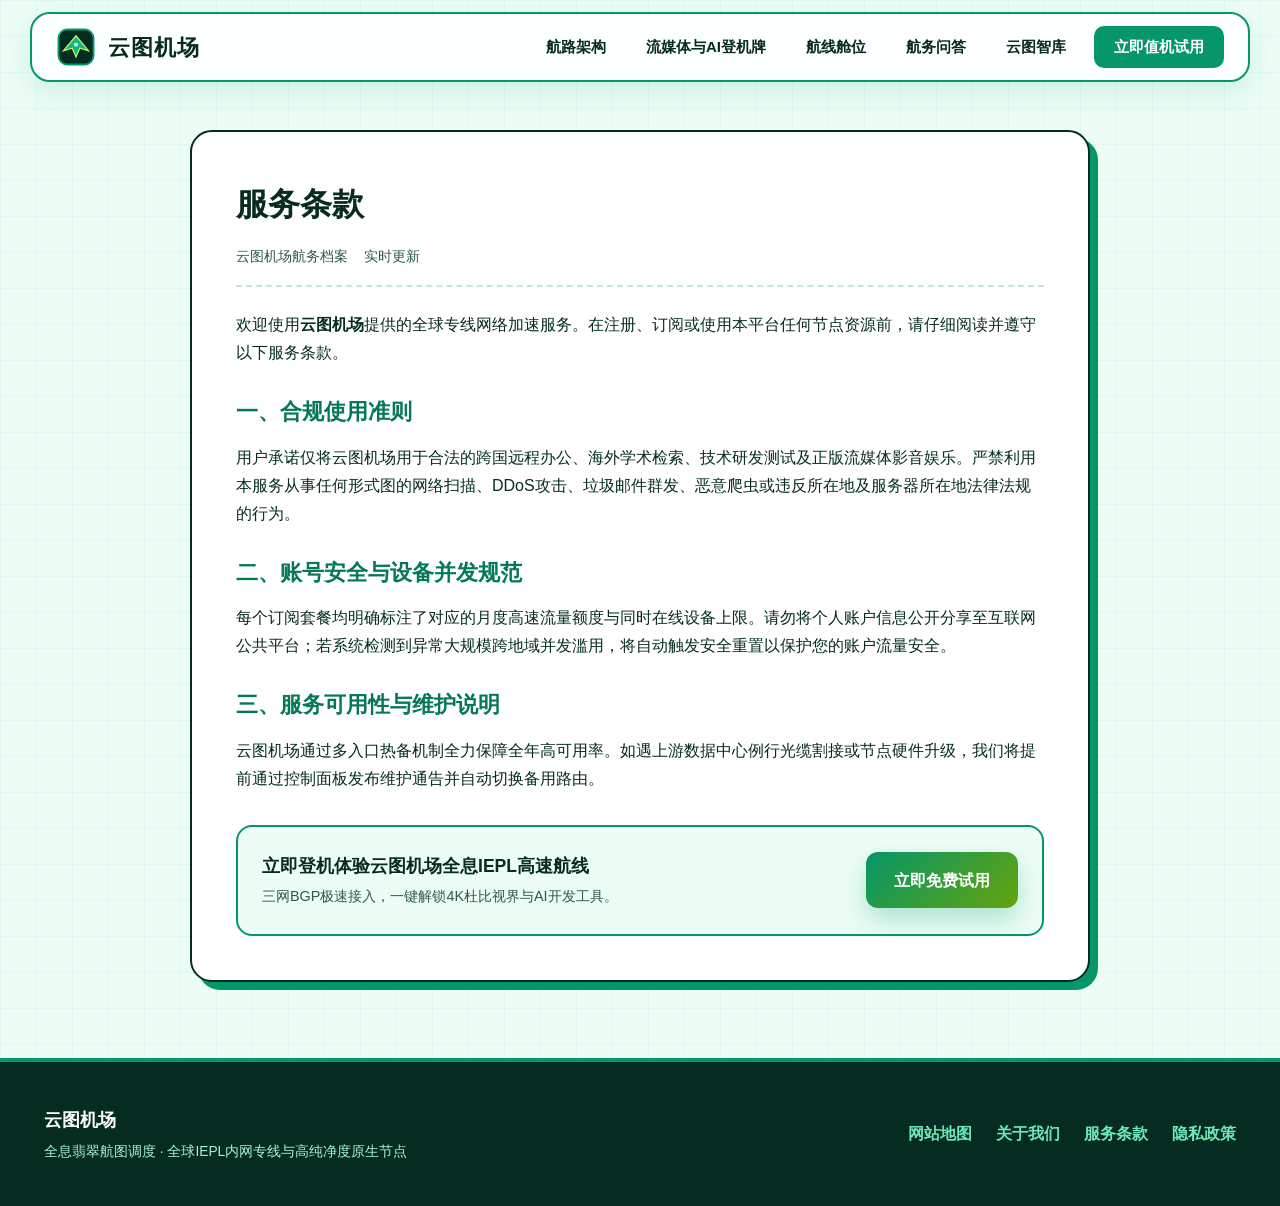
<file: terms.html>
<!DOCTYPE html>
<html lang="zh-CN">
<head>
  <meta charset="UTF-8">
  <meta name="viewport" content="width=device-width, initial-scale=1.0">
  <title>服务条款 - 云图机场</title>
  <meta name="description" content="云图机场用户服务条款、合规使用准则与服务等级说明。">
  <link rel="canonical" href="https://yuntujichang.autos/terms.html">
  <meta property="og:type" content="article">
  <meta property="og:title" content="服务条款 - 云图机场">
  <meta property="og:description" content="云图机场用户服务条款、合规使用准则与服务等级说明。">
  <meta property="og:url" content="https://yuntujichang.autos/terms.html">
  <meta property="og:site_name" content="云图机场">
  <link rel="stylesheet" href="style.css">
</head>
<body>
  <header class="av-header">
  <div class="av-nav-capsule">
    <a href="index.html" class="av-brand">
      <svg width="40" height="40" viewBox="0 0 64 64" fill="none" xmlns="http://www.w3.org/2000/svg" aria-label="云图机场翡翠航图徽标">
        <rect x="4" y="4" width="56" height="56" rx="14" fill="#062C21" stroke="#059669" stroke-width="3"/>
        <path d="M12 38 L32 14 L52 38 L38 34 L32 48 L26 34 Z" fill="#10B981" stroke="#BEF264" stroke-width="2"/>
        <circle cx="32" cy="28" r="3" fill="#FFFFFF"/>
      </svg>
      <span class="av-brand-name">云图机场</span>
    </a>
    <nav class="av-nav-menu" aria-label="主导航">
      <a href="index.html#altitude">航路架构</a>
      <a href="index.html#boarding">流媒体与AI登机牌</a>
      <a href="index.html#tariffs">航线舱位</a>
      <a href="index.html#faq">航务问答</a>
      <a href="atlas-chronicle.html">云图智库</a>
      <a href="https://ww012.twilightaff.com/#/?code=A56DH1Af" class="btn-av-nav" rel="nofollow" target="_blank">立即值机试用</a>
    </nav>
  </div>
</header>
  <main class="av-doc-sec">
    <div class="av-wrap">
      <article class="av-doc-box">
        <h1>服务条款</h1>
        <div class="av-doc-meta"><span>云图机场航务档案</span><span>实时更新</span></div>
        <div class="av-doc-body">
          <p>欢迎使用<strong>云图机场</strong>提供的全球专线网络加速服务。在注册、订阅或使用本平台任何节点资源前，请仔细阅读并遵守以下服务条款。</p>
<h2>一、合规使用准则</h2>
<p>用户承诺仅将云图机场用于合法的跨国远程办公、海外学术检索、技术研发测试及正版流媒体影音娱乐。严禁利用本服务从事任何形式图的网络扫描、DDoS攻击、垃圾邮件群发、恶意爬虫或违反所在地及服务器所在地法律法规的行为。</p>
<h2>二、账号安全与设备并发规范</h2>
<p>每个订阅套餐均明确标注了对应的月度高速流量额度与同时在线设备上限。请勿将个人账户信息公开分享至互联网公共平台；若系统检测到异常大规模跨地域并发滥用，将自动触发安全重置以保护您的账户流量安全。</p>
<h2>三、服务可用性与维护说明</h2>
<p>云图机场通过多入口热备机制全力保障全年高可用率。如遇上游数据中心例行光缆割接或节点硬件升级，我们将提前通过控制面板发布维护通告并自动切换备用路由。</p>
        </div>
        <div style="margin-top:32px;padding:24px;background:var(--bg-celadon);border:2px solid var(--emerald-main);border-radius:16px;display:flex;justify-content:space-between;align-items:center;flex-wrap:wrap;gap:16px;">
          <div>
            <strong style="font-size:1.1rem;color:var(--ink-forest);display:block;">立即登机体验云图机场全息IEPL高速航线</strong>
            <span style="font-size:0.9rem;color:var(--ink-sage);">三网BGP极速接入，一键解锁4K杜比视界与AI开发工具。</span>
          </div>
          <a href="https://ww012.twilightaff.com/#/?code=A56DH1Af" class="btn-av-emerald" rel="nofollow" target="_blank">立即免费试用</a>
        </div>
      </article>
    </div>
  </main>
  <footer class="av-footer">
  <div class="av-wrap av-footer-inner">
    <div>
      <strong style="font-size: 1.15rem; color: #FFFFFF;">云图机场</strong>
      <p style="font-size: 0.86rem; color: #A7F3D0; margin-top: 4px;">全息翡翠航图调度 · 全球IEPL内网专线与高纯净度原生节点</p>
    </div>
    <div class="av-footer-links">
      <a href="sitemap.html">网站地图</a>
      <a href="about.html">关于我们</a>
      <a href="terms.html">服务条款</a>
      <a href="privacy.html">隐私政策</a>
    </div>
  </div>
</footer>
</body>
</html>
</file>
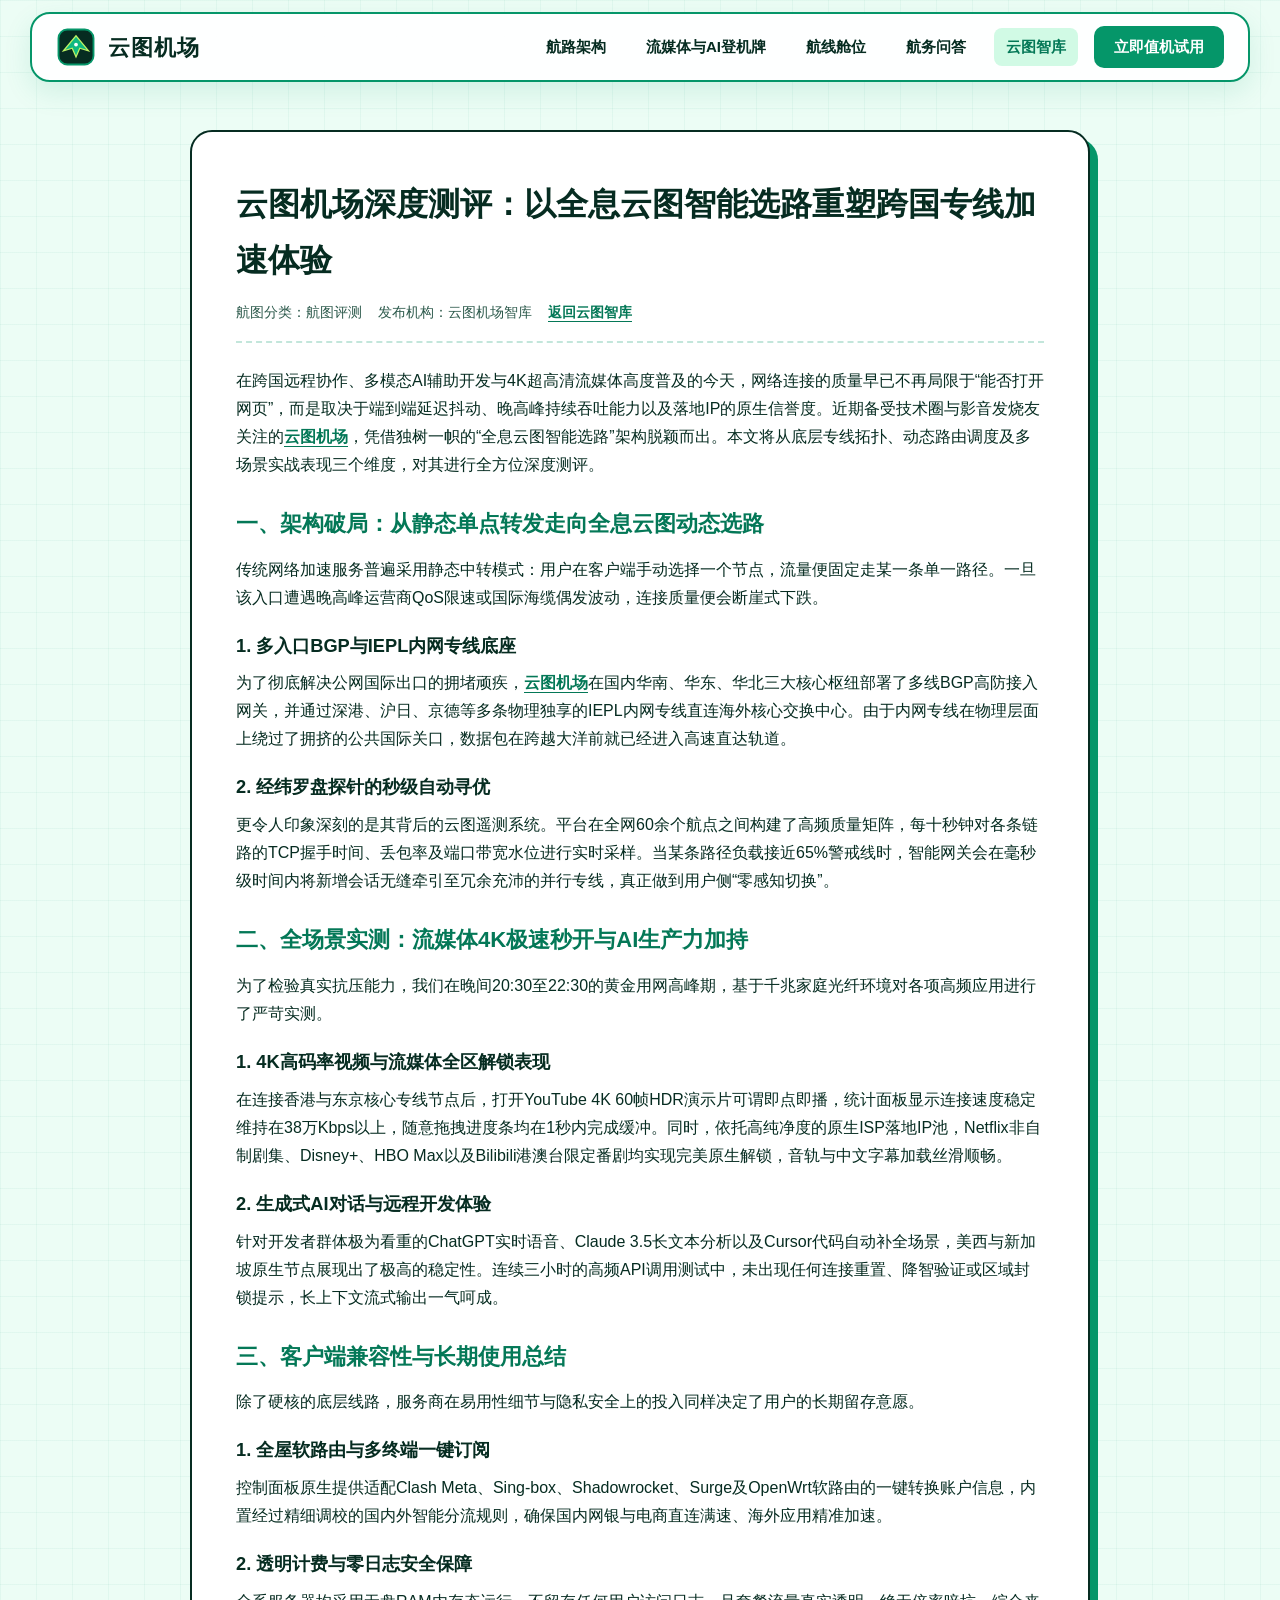
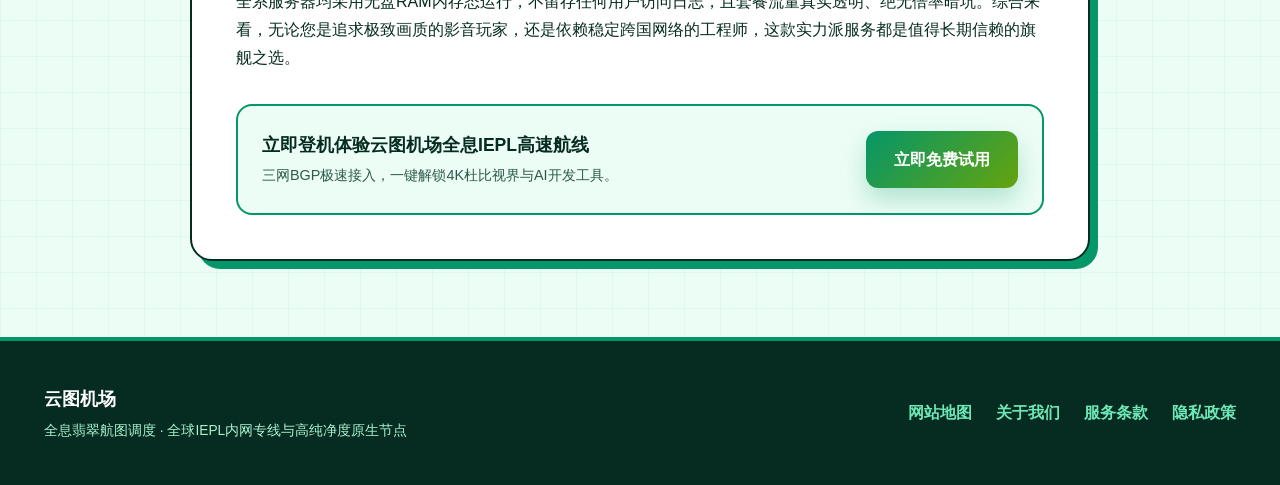
<file: yuntujichang-global-cloud-atlas-routing-review.html>
<!DOCTYPE html>
<html lang="zh-CN">
<head>
  <meta charset="UTF-8">
  <meta name="viewport" content="width=device-width, initial-scale=1.0">
  <title>云图机场深度测评：以全息云图智能选路重塑跨国专线加速体验 - 云图机场</title>
  <meta name="description" content="全面剖析云图机场如何依托全息经纬云图调度系统、多入口IEPL内网专线与纯净原生IP池，实现晚高峰4K极速秒开与毫秒级跨洋互联。">
  <link rel="canonical" href="https://yuntujichang.autos/yuntujichang-global-cloud-atlas-routing-review.html">
  <meta property="og:type" content="article">
  <meta property="og:title" content="云图机场深度测评：以全息云图智能选路重塑跨国专线加速体验 - 云图机场">
  <meta property="og:description" content="全面剖析云图机场如何依托全息经纬云图调度系统、多入口IEPL内网专线与纯净原生IP池，实现晚高峰4K极速秒开与毫秒级跨洋互联。">
  <meta property="og:url" content="https://yuntujichang.autos/yuntujichang-global-cloud-atlas-routing-review.html">
  <meta property="og:site_name" content="云图机场">
  <link rel="stylesheet" href="style.css">
</head>
<body>
  <header class="av-header">
  <div class="av-nav-capsule">
    <a href="index.html" class="av-brand">
      <svg width="40" height="40" viewBox="0 0 64 64" fill="none" xmlns="http://www.w3.org/2000/svg" aria-label="云图机场翡翠航图徽标">
        <rect x="4" y="4" width="56" height="56" rx="14" fill="#062C21" stroke="#059669" stroke-width="3"/>
        <path d="M12 38 L32 14 L52 38 L38 34 L32 48 L26 34 Z" fill="#10B981" stroke="#BEF264" stroke-width="2"/>
        <circle cx="32" cy="28" r="3" fill="#FFFFFF"/>
      </svg>
      <span class="av-brand-name">云图机场</span>
    </a>
    <nav class="av-nav-menu" aria-label="主导航">
      <a href="index.html#altitude">航路架构</a>
      <a href="index.html#boarding">流媒体与AI登机牌</a>
      <a href="index.html#tariffs">航线舱位</a>
      <a href="index.html#faq">航务问答</a>
      <a href="atlas-chronicle.html" class="active">云图智库</a>
      <a href="https://ww012.twilightaff.com/#/?code=A56DH1Af" class="btn-av-nav" rel="nofollow" target="_blank">立即值机试用</a>
    </nav>
  </div>
</header>
  <main class="av-doc-sec">
    <div class="av-wrap">
      <article class="av-doc-box">
        <h1>云图机场深度测评：以全息云图智能选路重塑跨国专线加速体验</h1>
        <div class="av-doc-meta"><span>航图分类：航图评测</span><span>发布机构：云图机场智库</span><span><a href="atlas-chronicle.html">返回云图智库</a></span></div>
        <div class="av-doc-body">
          <p>在跨国远程协作、多模态AI辅助开发与4K超高清流媒体高度普及的今天，网络连接的质量早已不再局限于“能否打开网页”，而是取决于端到端延迟抖动、晚高峰持续吞吐能力以及落地IP的原生信誉度。近期备受技术圈与影音发烧友关注的<a href="index.html">云图机场</a>，凭借独树一帜的“全息云图智能选路”架构脱颖而出。本文将从底层专线拓扑、动态路由调度及多场景实战表现三个维度，对其进行全方位深度测评。</p>
<h2>一、架构破局：从静态单点转发走向全息云图动态选路</h2>
<p>传统网络加速服务普遍采用静态中转模式：用户在客户端手动选择一个节点，流量便固定走某一条单一路径。一旦该入口遭遇晚高峰运营商QoS限速或国际海缆偶发波动，连接质量便会断崖式下跌。</p>
<h3>1. 多入口BGP与IEPL内网专线底座</h3>
<p>为了彻底解决公网国际出口的拥堵顽疾，<a href="index.html">云图机场</a>在国内华南、华东、华北三大核心枢纽部署了多线BGP高防接入网关，并通过深港、沪日、京德等多条物理独享的IEPL内网专线直连海外核心交换中心。由于内网专线在物理层面上绕过了拥挤的公共国际关口，数据包在跨越大洋前就已经进入高速直达轨道。</p>
<h3>2. 经纬罗盘探针的秒级自动寻优</h3>
<p>更令人印象深刻的是其背后的云图遥测系统。平台在全网60余个航点之间构建了高频质量矩阵，每十秒钟对各条链路的TCP握手时间、丢包率及端口带宽水位进行实时采样。当某条路径负载接近65%警戒线时，智能网关会在毫秒级时间内将新增会话无缝牵引至冗余充沛的并行专线，真正做到用户侧“零感知切换”。</p>
<h2>二、全场景实测：流媒体4K极速秒开与AI生产力加持</h2>
<p>为了检验真实抗压能力，我们在晚间20:30至22:30的黄金用网高峰期，基于千兆家庭光纤环境对各项高频应用进行了严苛实测。</p>
<h3>1. 4K高码率视频与流媒体全区解锁表现</h3>
<p>在连接香港与东京核心专线节点后，打开YouTube 4K 60帧HDR演示片可谓即点即播，统计面板显示连接速度稳定维持在38万Kbps以上，随意拖拽进度条均在1秒内完成缓冲。同时，依托高纯净度的原生ISP落地IP池，Netflix非自制剧集、Disney+、HBO Max以及Bilibili港澳台限定番剧均实现完美原生解锁，音轨与中文字幕加载丝滑顺畅。</p>
<h3>2. 生成式AI对话与远程开发体验</h3>
<p>针对开发者群体极为看重的ChatGPT实时语音、Claude 3.5长文本分析以及Cursor代码自动补全场景，美西与新加坡原生节点展现出了极高的稳定性。连续三小时的高频API调用测试中，未出现任何连接重置、降智验证或区域封锁提示，长上下文流式输出一气呵成。</p>
<h2>三、客户端兼容性与长期使用总结</h2>
<p>除了硬核的底层线路，服务商在易用性细节与隐私安全上的投入同样决定了用户的长期留存意愿。</p>
<h3>1. 全屋软路由与多终端一键订阅</h3>
<p>控制面板原生提供适配Clash Meta、Sing-box、Shadowrocket、Surge及OpenWrt软路由的一键转换账户信息，内置经过精细调校的国内外智能分流规则，确保国内网银与电商直连满速、海外应用精准加速。</p>
<h3>2. 透明计费与零日志安全保障</h3>
<p>全系服务器均采用无盘RAM内存态运行，不留存任何用户访问日志，且套餐流量真实透明、绝无倍率暗坑。综合来看，无论您是追求极致画质的影音玩家，还是依赖稳定跨国网络的工程师，这款实力派服务都是值得长期信赖的旗舰之选。</p>
        </div>
        <div style="margin-top:32px;padding:24px;background:var(--bg-celadon);border:2px solid var(--emerald-main);border-radius:16px;display:flex;justify-content:space-between;align-items:center;flex-wrap:wrap;gap:16px;">
          <div>
            <strong style="font-size:1.1rem;color:var(--ink-forest);display:block;">立即登机体验云图机场全息IEPL高速航线</strong>
            <span style="font-size:0.9rem;color:var(--ink-sage);">三网BGP极速接入，一键解锁4K杜比视界与AI开发工具。</span>
          </div>
          <a href="https://ww012.twilightaff.com/#/?code=A56DH1Af" class="btn-av-emerald" rel="nofollow" target="_blank">立即免费试用</a>
        </div>
      </article>
    </div>
  </main>
  <footer class="av-footer">
  <div class="av-wrap av-footer-inner">
    <div>
      <strong style="font-size: 1.15rem; color: #FFFFFF;">云图机场</strong>
      <p style="font-size: 0.86rem; color: #A7F3D0; margin-top: 4px;">全息翡翠航图调度 · 全球IEPL内网专线与高纯净度原生节点</p>
    </div>
    <div class="av-footer-links">
      <a href="sitemap.html">网站地图</a>
      <a href="about.html">关于我们</a>
      <a href="terms.html">服务条款</a>
      <a href="privacy.html">隐私政策</a>
    </div>
  </div>
</footer>
</body>
</html>
</file>
<file: style.css>
/* yuntujichang.autos - Alpine Celadon Sky & Mint-Jade Aviation Chart */
:root {
  --bg-celadon: #ECFDF5;
  --bg-mint-soft: #D1FAE5;
  --bg-surface: #FFFFFF;
  --ink-forest: #062C21;
  --ink-sage: #2D5A4C;
  --emerald-main: #059669;
  --emerald-deep: #047857;
  --lime-signal: #65A30D;
  --teal-chart: #0D9488;
  --border-chart: rgba(5, 150, 105, 0.24);
  --shadow-chart: 0 16px 38px rgba(6, 44, 33, 0.07);
}

* {
  box-sizing: border-box;
  margin: 0;
  padding: 0;
}

html {
  scroll-behavior: smooth;
  font-family: "PingFang SC", "Hiragino Sans GB", "Microsoft YaHei", sans-serif;
  background-color: var(--bg-celadon);
  color: var(--ink-forest);
  line-height: 1.75;
}

body {
  background-color: var(--bg-celadon);
  background-image:
    linear-gradient(rgba(5, 150, 105, 0.05) 1px, transparent 1px),
    linear-gradient(90deg, rgba(5, 150, 105, 0.05) 1px, transparent 1px);
  background-size: 36px 36px;
  overflow-x: hidden;
}

a, a:visited {
  color: var(--emerald-deep);
  text-decoration: underline;
  text-underline-offset: 4px;
  font-weight: 700;
  transition: color 0.2s ease;
}

a:hover {
  color: var(--lime-signal);
}

.av-wrap {
  max-width: 1240px;
  margin: 0 auto;
  padding: 0 24px;
}

/* Floating Pill Aviation Header */
.av-header {
  position: sticky;
  top: 12px;
  z-index: 100;
  padding: 0 16px;
  margin-bottom: 12px;
}

.av-nav-capsule {
  max-width: 1220px;
  margin: 0 auto;
  background: rgba(255, 255, 255, 0.95);
  border: 2px solid var(--emerald-main);
  border-radius: 20px;
  padding: 12px 24px;
  box-shadow: 0 10px 28px rgba(5, 150, 105, 0.12);
  display: flex;
  align-items: center;
  justify-content: space-between;
  flex-wrap: wrap;
  gap: 16px;
}

.av-brand {
  display: inline-flex;
  align-items: center;
  gap: 12px;
  text-decoration: none !important;
}

.av-brand-name {
  font-size: 1.4rem;
  font-weight: 900;
  color: var(--ink-forest);
  letter-spacing: 1px;
}

.av-nav-menu {
  display: flex;
  align-items: center;
  gap: 16px;
  flex-wrap: wrap;
}

.av-nav-menu a, .av-nav-menu a:visited {
  color: var(--ink-forest);
  text-decoration: none;
  font-size: 0.94rem;
  font-weight: 700;
  padding: 6px 12px;
  border-radius: 8px;
}

.av-nav-menu a:hover, .av-nav-menu a.active {
  background: var(--bg-mint-soft);
  color: var(--emerald-deep);
}

.btn-av-nav, .btn-av-nav:visited {
  background: var(--emerald-main) !important;
  color: #FFFFFF !important;
  text-decoration: none !important;
  padding: 8px 20px !important;
  border-radius: 10px !important;
  font-weight: 800;
}

/* Hero Section - Flight Deck Split with Vertical Telemetry Strip */
.av-hero {
  padding: 46px 0 68px;
}

.av-hero-deck {
  display: grid;
  grid-template-columns: 84px 1fr 1.15fr;
  gap: 28px;
  align-items: stretch;
}

.av-altitude-strip {
  background: var(--ink-forest);
  color: #A7F3D0;
  border-radius: 20px;
  padding: 20px 10px;
  display: flex;
  flex-direction: column;
  justify-content: space-between;
  align-items: center;
  font-family: monospace;
  font-size: 0.78rem;
  border: 2px solid var(--emerald-main);
}

.av-altitude-strip span {
  writing-mode: vertical-rl;
  letter-spacing: 2px;
  font-weight: 700;
}

.av-hero-copy {
  background: var(--bg-surface);
  border: 2px solid var(--border-chart);
  border-radius: 24px;
  padding: 40px 36px;
  box-shadow: var(--shadow-chart);
  display: flex;
  flex-direction: column;
  justify-content: center;
}

.av-coord-tag {
  display: inline-flex;
  align-items: center;
  gap: 8px;
  background: var(--bg-mint-soft);
  color: var(--emerald-deep);
  font-size: 0.84rem;
  font-weight: 800;
  padding: 5px 14px;
  border-radius: 6px;
  width: fit-content;
  margin-bottom: 18px;
}

.av-hero-copy h1 {
  font-size: 2.55rem;
  line-height: 1.24;
  color: var(--ink-forest);
  margin-bottom: 18px;
  font-weight: 900;
}

.av-hero-copy h1 span {
  color: var(--emerald-main);
  text-decoration: underline wavy var(--lime-signal) 2px;
  text-underline-offset: 6px;
}

.av-hero-copy p {
  color: var(--ink-sage);
  font-size: 1.04rem;
  margin-bottom: 28px;
}

.av-cta-row {
  display: flex;
  flex-wrap: wrap;
  gap: 14px;
}

.btn-av-emerald, .btn-av-emerald:visited {
  display: inline-flex;
  align-items: center;
  justify-content: center;
  background: linear-gradient(135deg, #059669 0%, #65A30D 100%);
  color: #FFFFFF !important;
  text-decoration: none !important;
  padding: 14px 28px;
  border-radius: 12px;
  font-size: 1.02rem;
  font-weight: 800;
  box-shadow: 0 12px 24px rgba(5, 150, 105, 0.25);
  transition: transform 0.2s ease;
}

.btn-av-emerald:hover {
  transform: translateY(-3px);
}

.btn-av-lime, .btn-av-lime:visited {
  display: inline-flex;
  align-items: center;
  justify-content: center;
  background: var(--bg-celadon);
  color: var(--ink-forest) !important;
  text-decoration: none !important;
  padding: 14px 24px;
  border-radius: 12px;
  font-size: 1rem;
  font-weight: 800;
  border: 2px solid var(--emerald-main);
  transition: transform 0.2s ease;
}

.btn-av-lime:hover {
  background: var(--bg-mint-soft);
  transform: translateY(-3px);
}

/* Isometric Emerald Cloud-Terrain & Glider Formation Stage */
.av-iso-stage {
  background: linear-gradient(160deg, #042F2E 0%, #064E3B 55%, #0F766E 100%);
  border: 2px solid var(--emerald-main);
  border-radius: 24px;
  padding: 18px;
  box-shadow: var(--shadow-chart);
  display: flex;
  align-items: center;
  justify-content: center;
  overflow: hidden;
}

.av-iso-stage svg {
  width: 100%;
  height: auto;
  display: block;
}

@keyframes radarSweep {
  0% { transform: rotate(0deg); }
  100% { transform: rotate(360deg); }
}

@keyframes isoPlateauFloat {
  0%, 100% { transform: translateY(0px); }
  50% { transform: translateY(-10px); }
}

@keyframes gliderFly {
  0%, 100% { transform: translate(0px, 0px); }
  50% { transform: translate(14px, -10px); }
}

@keyframes contrailDash {
  0% { stroke-dashoffset: 220; }
  100% { stroke-dashoffset: 0; }
}

.anim-radar-beam {
  animation: radarSweep 10s linear infinite;
  transform-origin: 300px 230px;
}

.anim-plateau-1 {
  animation: isoPlateauFloat 5s ease-in-out infinite;
}

.anim-plateau-2 {
  animation: isoPlateauFloat 6.5s ease-in-out infinite 1s;
}

.anim-glider-squad {
  animation: gliderFly 4.2s ease-in-out infinite;
}

.anim-contrail {
  stroke-dasharray: 10 8;
  animation: contrailDash 4s linear infinite;
}

/* Sections */
.av-sec {
  padding: 74px 0;
}

.av-sec.mint-band {
  background: rgba(209, 250, 229, 0.55);
  border-top: 2px dashed var(--border-chart);
  border-bottom: 2px dashed var(--border-chart);
}

.av-sec-header {
  display: flex;
  align-items: flex-end;
  justify-content: space-between;
  flex-wrap: wrap;
  gap: 20px;
  margin-bottom: 44px;
  padding-bottom: 18px;
  border-bottom: 2px solid var(--ink-forest);
}

.av-sec-header h2 {
  font-size: 2rem;
  color: var(--ink-forest);
  font-weight: 900;
}

.av-sec-header p {
  color: var(--ink-sage);
  max-width: 520px;
}

/* Step-Ladder Advantage Cards (4 cards) */
.av-ladder-list {
  display: grid;
  grid-template-columns: repeat(4, 1fr);
  gap: 20px;
}

.av-ladder-card {
  background: var(--bg-surface);
  border: 2px solid var(--ink-forest);
  border-radius: 16px;
  padding: 26px 22px;
  box-shadow: 6px 6px 0px var(--emerald-main);
  position: relative;
}

.av-fl-code {
  display: inline-block;
  background: var(--ink-forest);
  color: #6EE7B7;
  font-family: monospace;
  font-size: 0.78rem;
  font-weight: 800;
  padding: 3px 10px;
  border-radius: 4px;
  margin-bottom: 14px;
}

.av-ladder-card h3 {
  font-size: 1.2rem;
  margin-bottom: 10px;
  color: var(--ink-forest);
}

.av-ladder-card p {
  font-size: 0.92rem;
  color: var(--ink-sage);
}

/* Boarding-Pass Streaming & AI Cards (4 cards) */
.av-pass-grid {
  display: grid;
  grid-template-columns: repeat(2, 1fr);
  gap: 24px;
}

.av-boarding-pass {
  background: var(--bg-surface);
  border: 2px solid var(--emerald-main);
  border-radius: 18px;
  display: grid;
  grid-template-columns: 110px 1fr;
  overflow: hidden;
  box-shadow: var(--shadow-chart);
}

.av-pass-stub {
  background: var(--emerald-deep);
  color: #ECFDF5;
  padding: 20px 14px;
  border-right: 2px dashed #A7F3D0;
  display: flex;
  flex-direction: column;
  justify-content: space-between;
  align-items: center;
  text-align: center;
  font-family: monospace;
}

.av-pass-stub strong {
  font-size: 1.3rem;
  color: #BEF264;
}

.av-pass-body {
  padding: 24px;
}

.av-pass-body h3 {
  font-size: 1.22rem;
  color: var(--ink-forest);
  margin-bottom: 8px;
}

.av-pass-body p {
  font-size: 0.93rem;
  color: var(--ink-sage);
}

/* Pricing (3 tiers) */
.av-price-row {
  display: grid;
  grid-template-columns: repeat(3, 1fr);
  gap: 26px;
}

.av-price-card {
  background: var(--bg-surface);
  border: 2px solid var(--ink-forest);
  border-radius: 20px;
  padding: 32px 26px;
  box-shadow: 8px 8px 0px rgba(5, 150, 105, 0.2);
  display: flex;
  flex-direction: column;
  justify-content: space-between;
}

.av-price-card.prime {
  background: #062C21;
  color: #ECFDF5;
  border-color: #65A30D;
  box-shadow: 10px 10px 0px #059669;
}

.av-price-card.prime h3,
.av-price-card.prime li {
  color: #ECFDF5 !important;
}

.av-price-num {
  font-size: 2.4rem;
  font-weight: 900;
  color: var(--emerald-main);
  margin: 14px 0;
}

.av-price-card.prime .av-price-num {
  color: #BEF264;
}

.av-price-ul {
  list-style: none;
  margin: 16px 0 26px;
}

.av-price-ul li {
  padding: 8px 0;
  border-bottom: 1px dashed var(--border-chart);
  font-size: 0.94rem;
  display: flex;
  align-items: center;
  gap: 8px;
}

/* Testimonials & FAQ */
.av-review-row {
  display: grid;
  grid-template-columns: repeat(3, 1fr);
  gap: 22px;
}

.av-review-box {
  background: var(--bg-surface);
  border: 2px solid var(--border-chart);
  border-radius: 16px;
  padding: 24px;
}

.av-faq-grid {
  display: grid;
  grid-template-columns: repeat(2, 1fr);
  gap: 20px;
}

.av-faq-card {
  background: var(--bg-surface);
  border-left: 5px solid var(--emerald-main);
  border-radius: 12px;
  padding: 22px;
  box-shadow: var(--shadow-chart);
}

.av-faq-card h3 {
  font-size: 1.1rem;
  margin-bottom: 8px;
  color: var(--ink-forest);
}

/* Hub Cards */
.av-hub-grid {
  display: grid;
  grid-template-columns: repeat(3, 1fr);
  gap: 22px;
}

.av-hub-card {
  background: var(--bg-surface);
  border: 2px solid var(--ink-forest);
  border-radius: 16px;
  padding: 24px;
  box-shadow: 5px 5px 0px var(--emerald-main);
  display: flex;
  flex-direction: column;
  justify-content: space-between;
}

.av-hub-card h2, .av-hub-card h3 {
  font-size: 1.15rem;
  margin: 10px 0;
}

/* Subpage */
.av-doc-sec {
  padding: 48px 0 76px;
}

.av-doc-box {
  max-width: 900px;
  margin: 0 auto;
  background: var(--bg-surface);
  border: 2px solid var(--ink-forest);
  border-radius: 22px;
  padding: 44px;
  box-shadow: 8px 8px 0px var(--emerald-main);
}

.av-doc-box h1 {
  font-size: 2rem;
  margin-bottom: 12px;
}

.av-doc-meta {
  font-size: 0.88rem;
  color: var(--ink-sage);
  padding-bottom: 16px;
  margin-bottom: 24px;
  border-bottom: 2px dashed var(--border-chart);
  display: flex;
  gap: 16px;
  flex-wrap: wrap;
}

.av-doc-body h2 {
  font-size: 1.38rem;
  color: var(--emerald-deep);
  margin: 26px 0 12px;
}

.av-doc-body h3 {
  font-size: 1.14rem;
  color: var(--ink-forest);
  margin: 18px 0 8px;
}

.av-doc-body p {
  margin-bottom: 15px;
}

.av-footer {
  background: var(--ink-forest);
  color: #D1FAE5;
  padding: 42px 0;
  border-top: 4px solid var(--emerald-main);
}

.av-footer-inner {
  display: flex;
  justify-content: space-between;
  align-items: center;
  flex-wrap: wrap;
  gap: 20px;
}

.av-footer-links {
  display: flex;
  gap: 24px;
  flex-wrap: wrap;
}

.av-footer-links a, .av-footer-links a:visited {
  color: #6EE7B7 !important;
  text-decoration: none;
}

@media (max-width: 980px) {
  .av-hero-deck,
  .av-ladder-list,
  .av-pass-grid,
  .av-price-row,
  .av-review-row,
  .av-faq-grid,
  .av-hub-grid {
    grid-template-columns: 1fr;
  }
  .av-altitude-strip {
    flex-direction: row;
    padding: 10px 18px;
  }
  .av-altitude-strip span {
    writing-mode: horizontal-tb;
  }
}

@media (max-width: 768px) {
  .av-nav-capsule {
    flex-direction: column;
    align-items: flex-start;
  }
  .av-nav-menu {
    display: flex !important;
    width: 100%;
    flex-wrap: wrap;
    gap: 8px;
  }
  .av-boarding-pass {
    grid-template-columns: 1fr;
  }
  .av-pass-stub {
    border-right: none;
    border-bottom: 2px dashed #A7F3D0;
    flex-direction: row;
  }
  .av-doc-box {
    padding: 24px 18px;
  }
}
</file>
